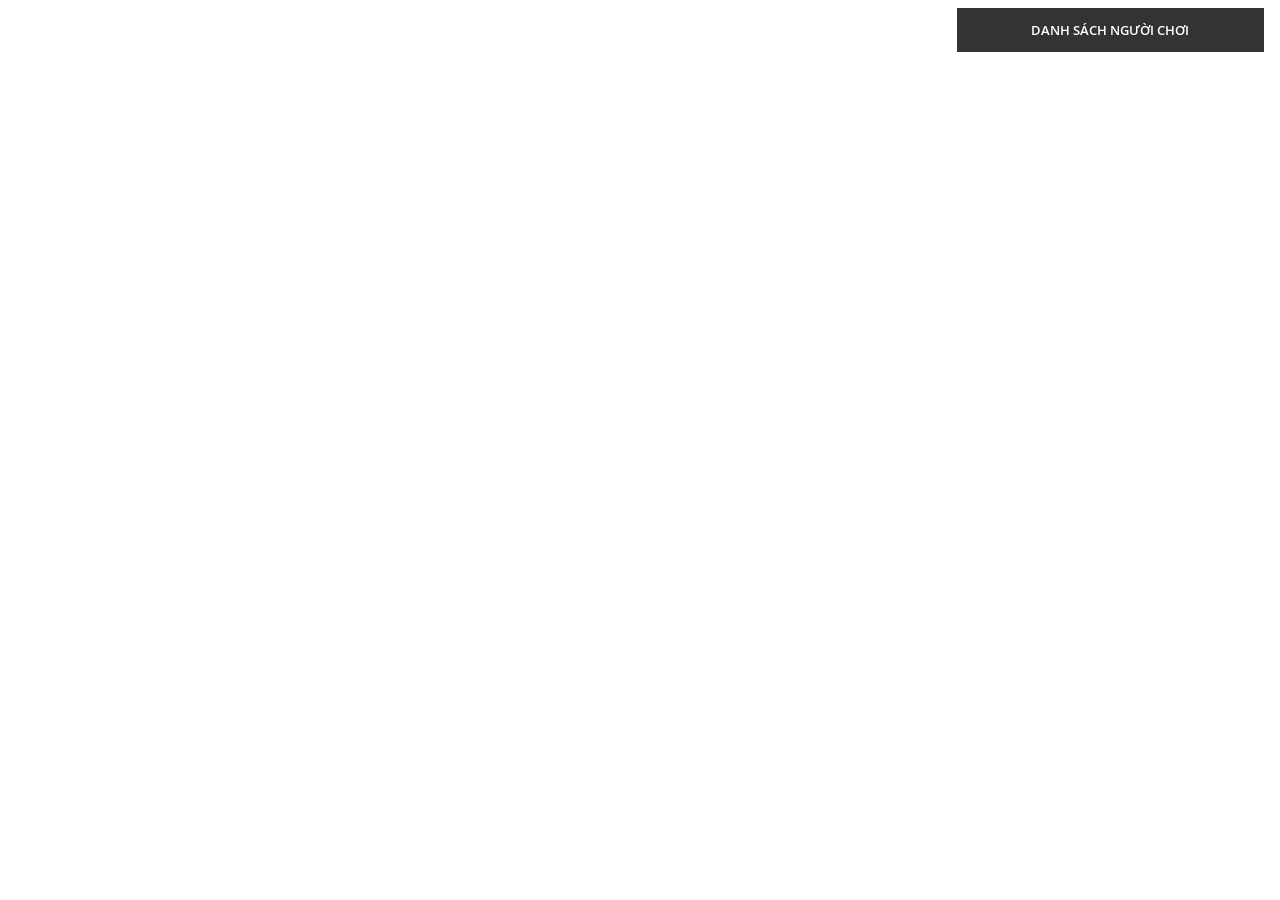
<file: client_packages/thongtin/cef/index.html>
<!-- by CommanderDonkey & ByTropical -->

<head>

<script src="https://ajax.googleapis.com/ajax/libs/jquery/3.3.1/jquery.min.js"></script>
<meta content="text/html; charset=UTF-8; X-Content-Type-Options=nosniff" http-equiv="Content-Type" />
<meta charset="UTF-8">
<link rel="stylesheet" href="style.css">
<link href="https://fonts.googleapis.com/css?family=Open+Sans:300,400,600,700,800" rel="stylesheet">
<script src="script.js"></script>

</head>

<body>
<div class="all">
<div class="title">Danh sách người chơi</div>
<ul class="scoreboard" id="scoreboard">
</ul
</div>
</body>
</file>
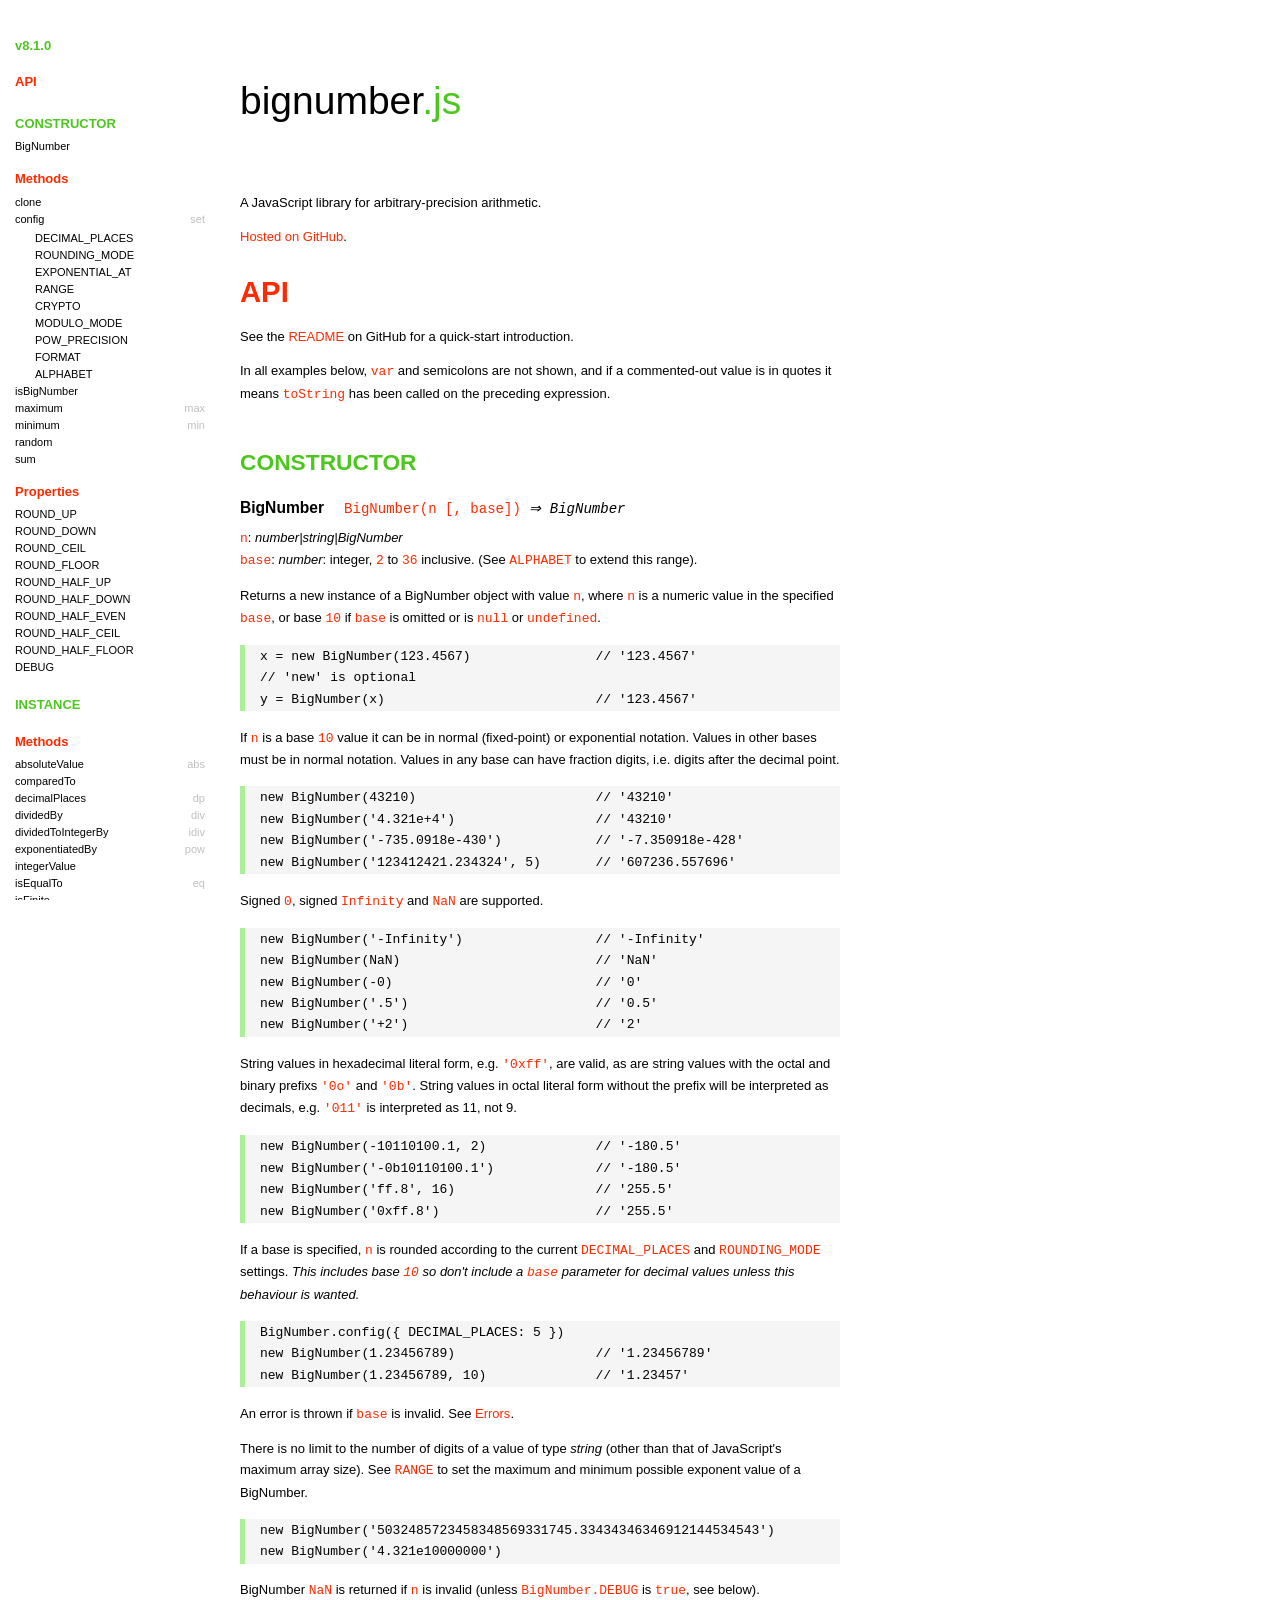
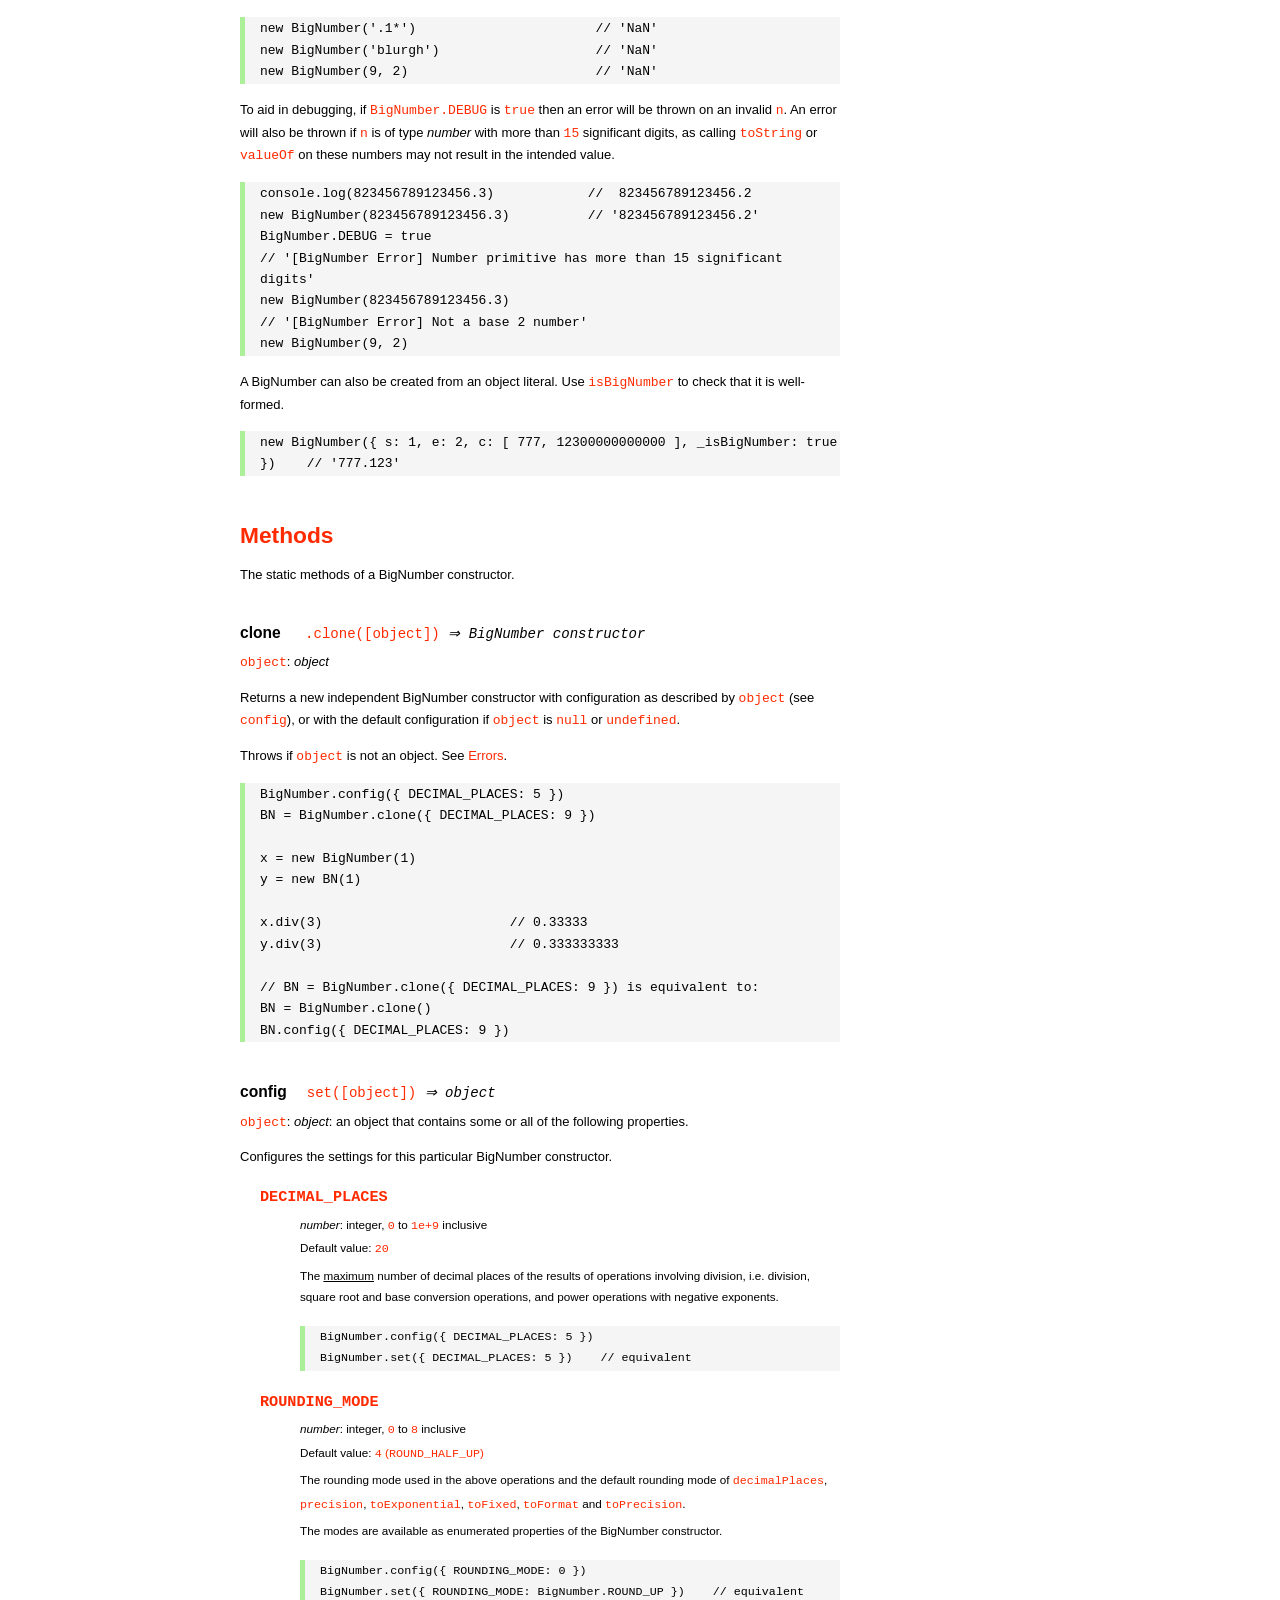
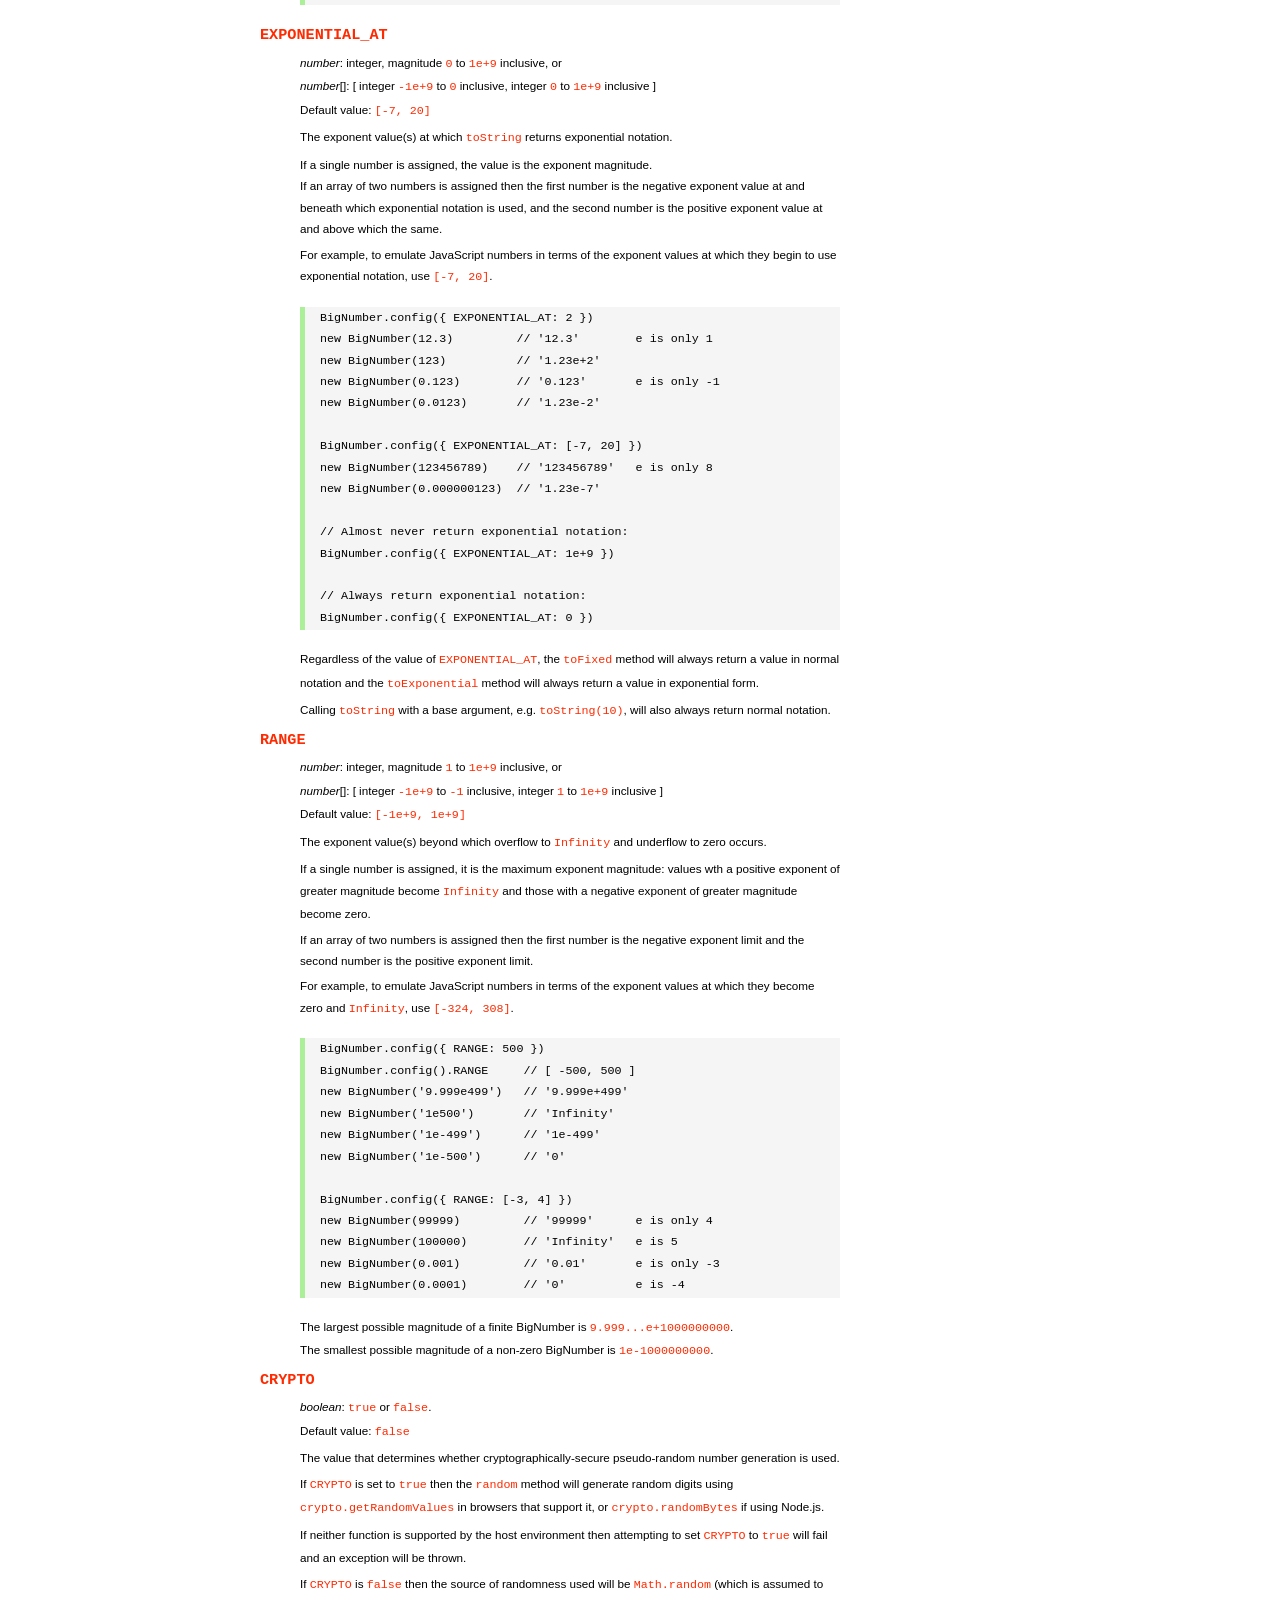
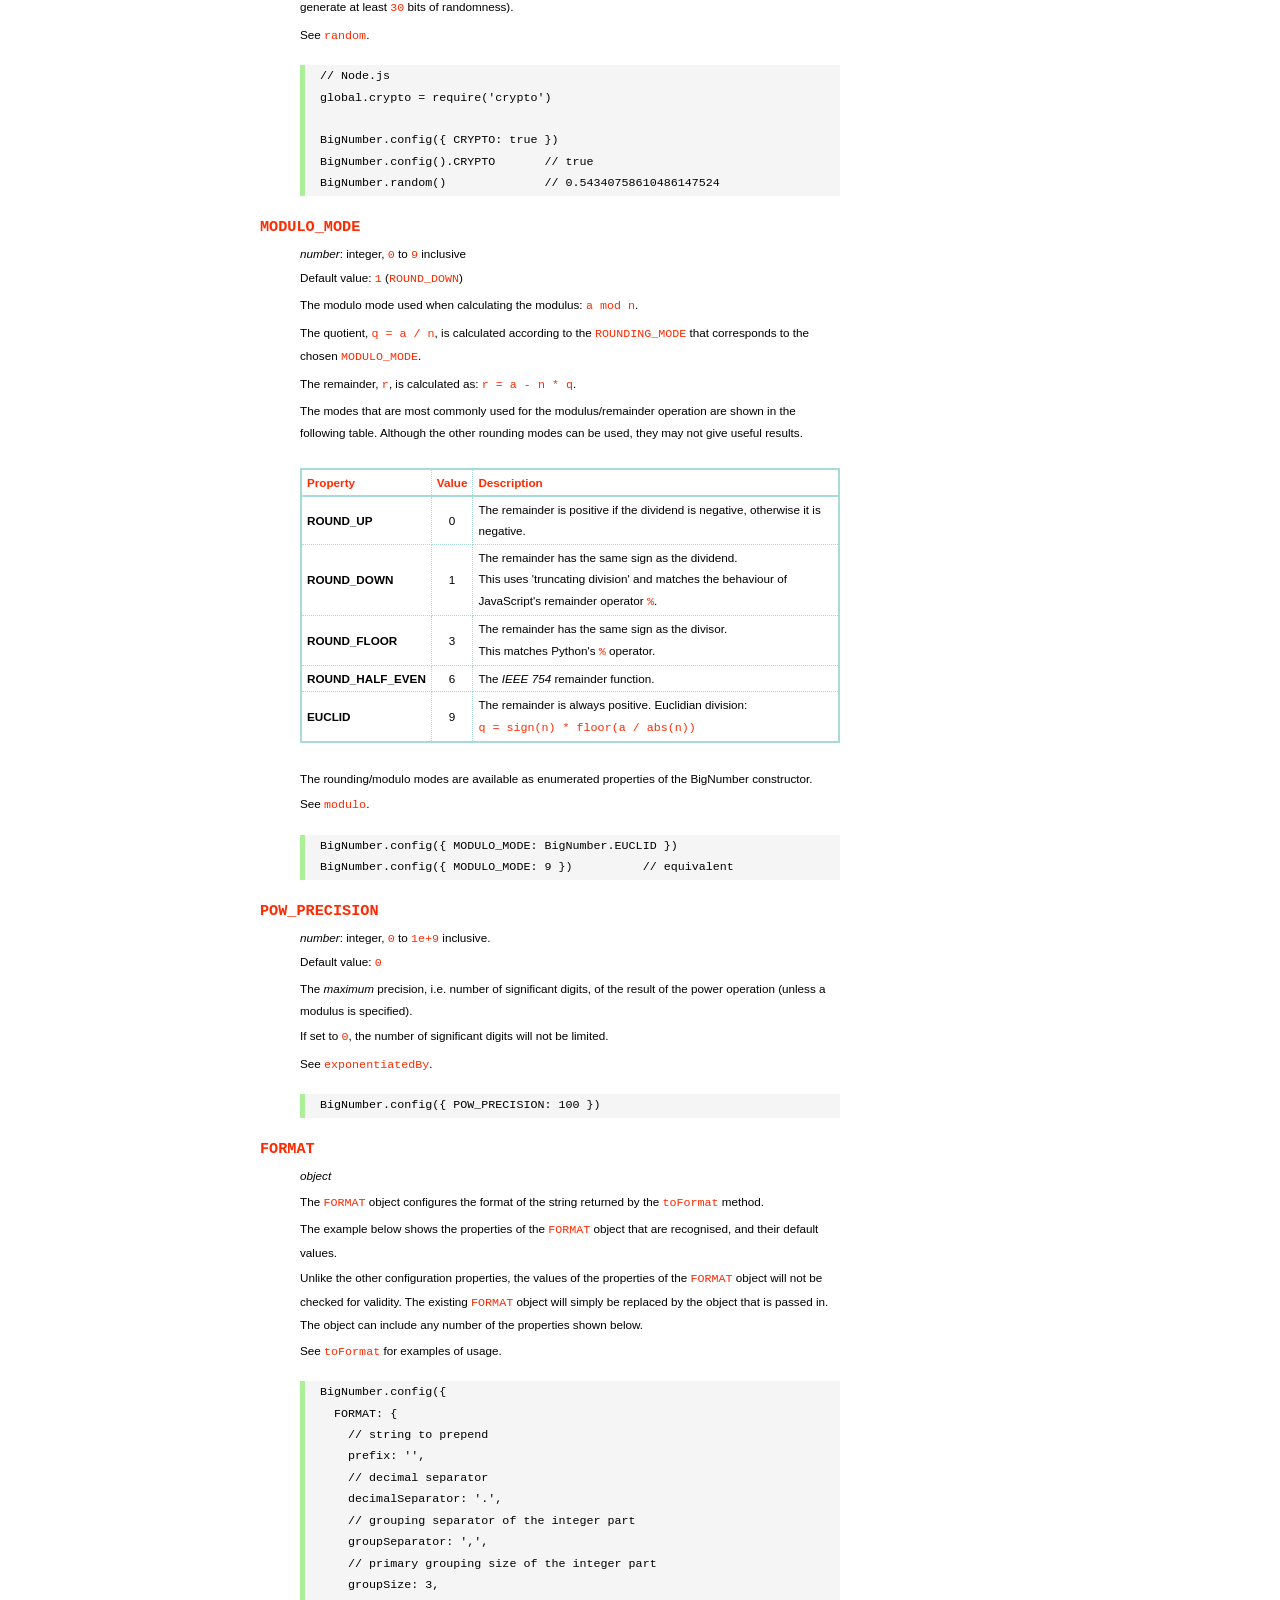
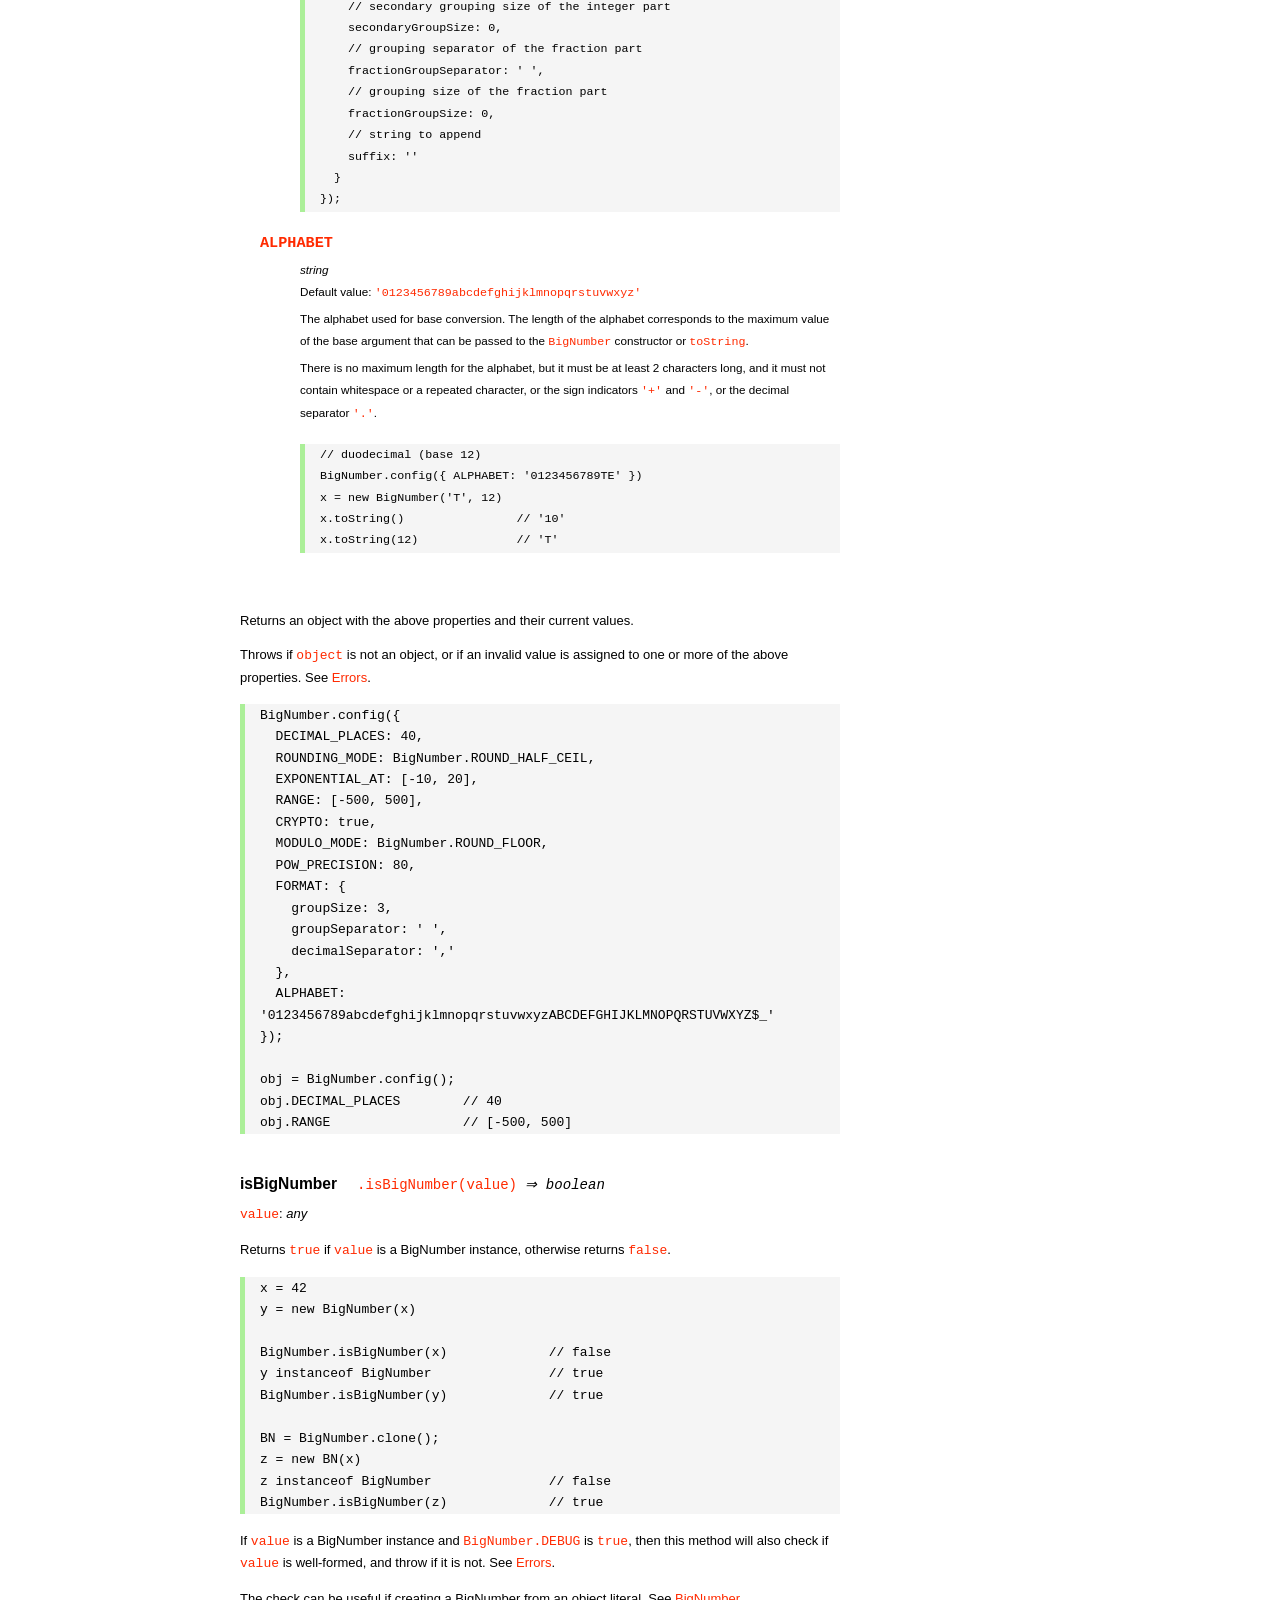
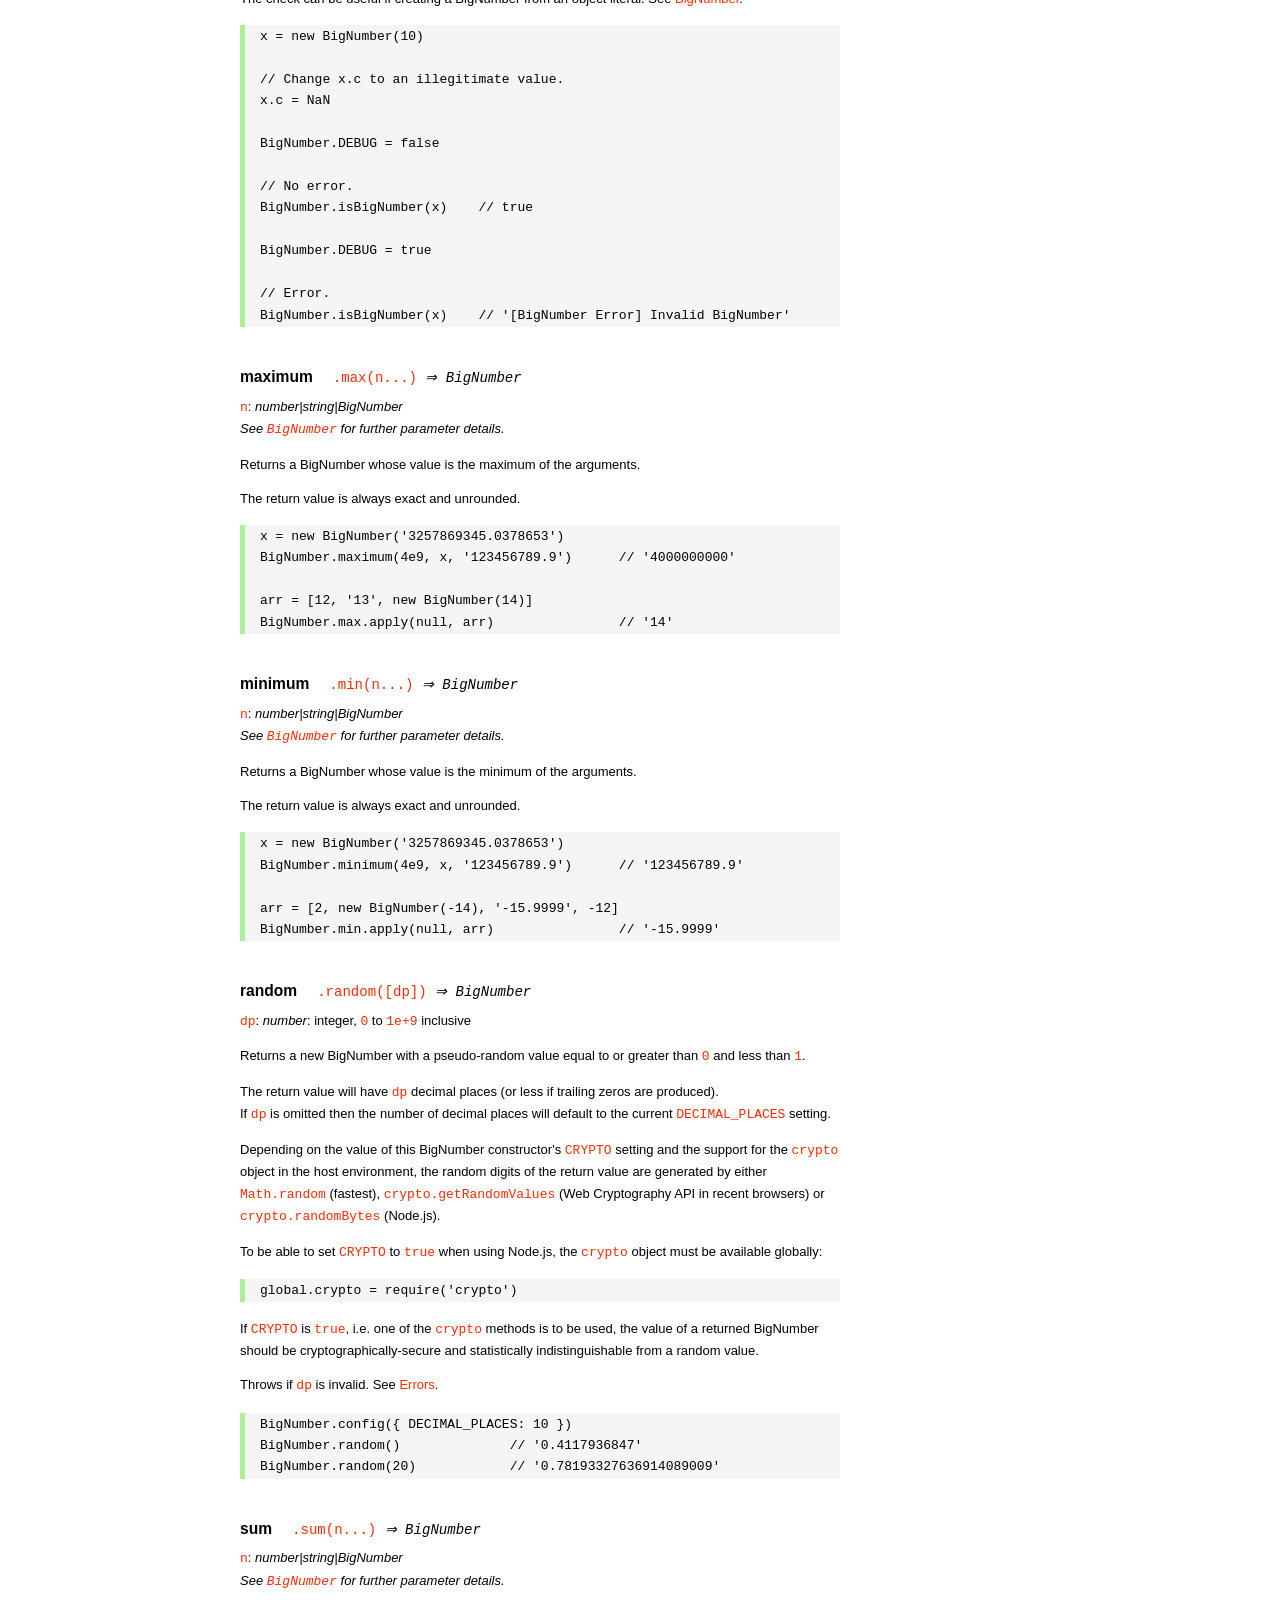
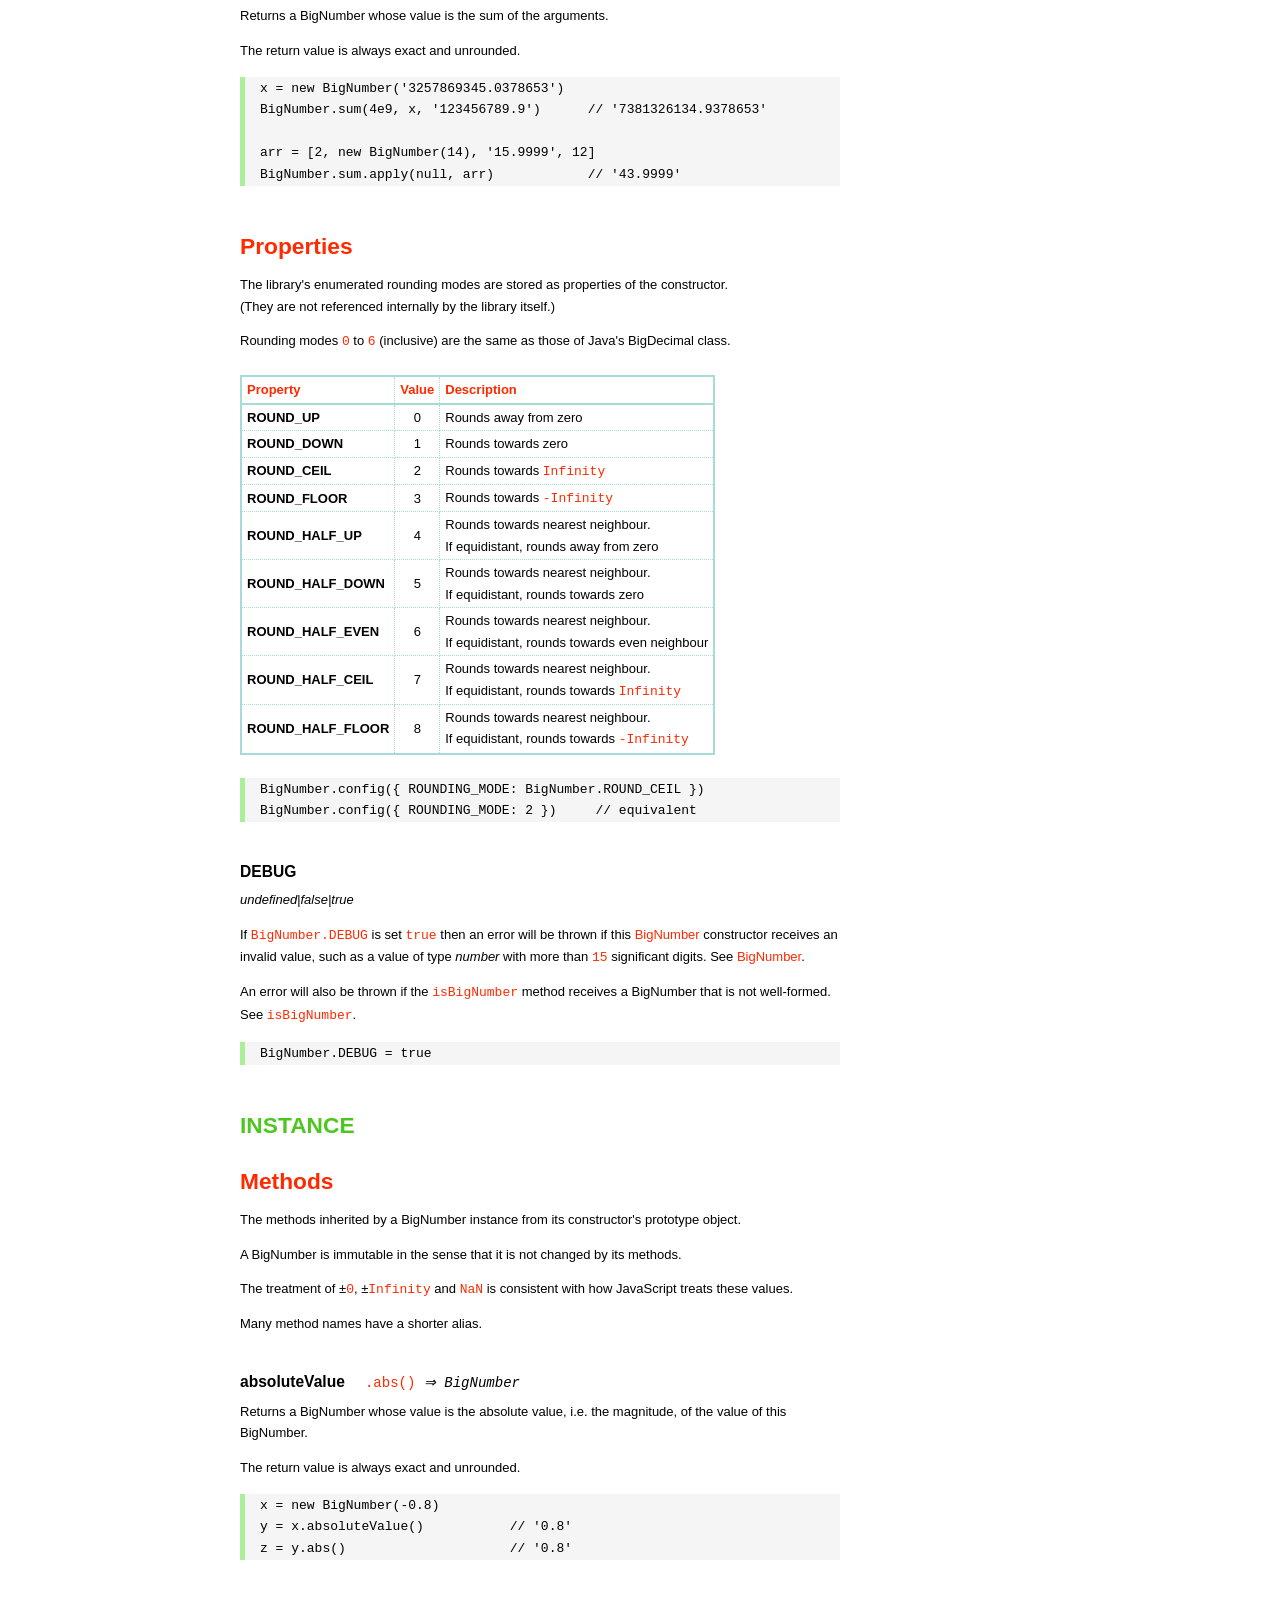
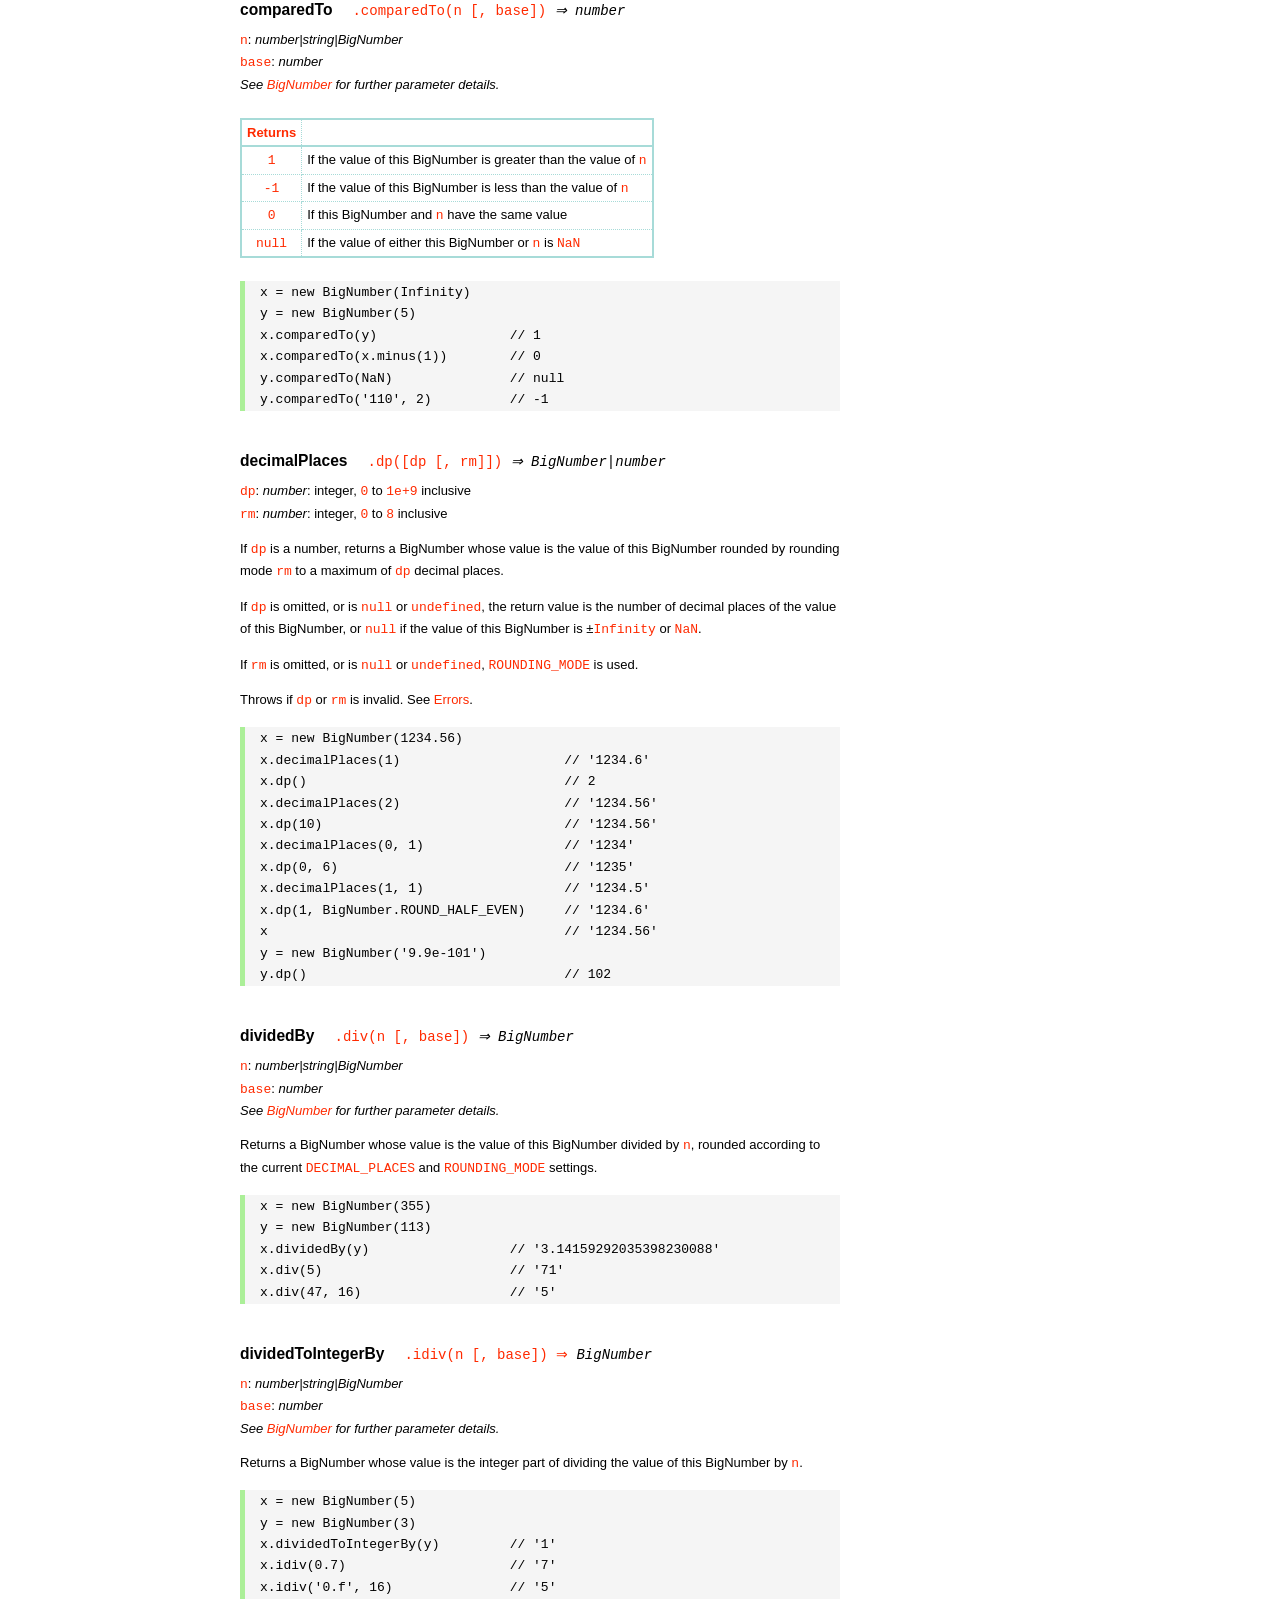
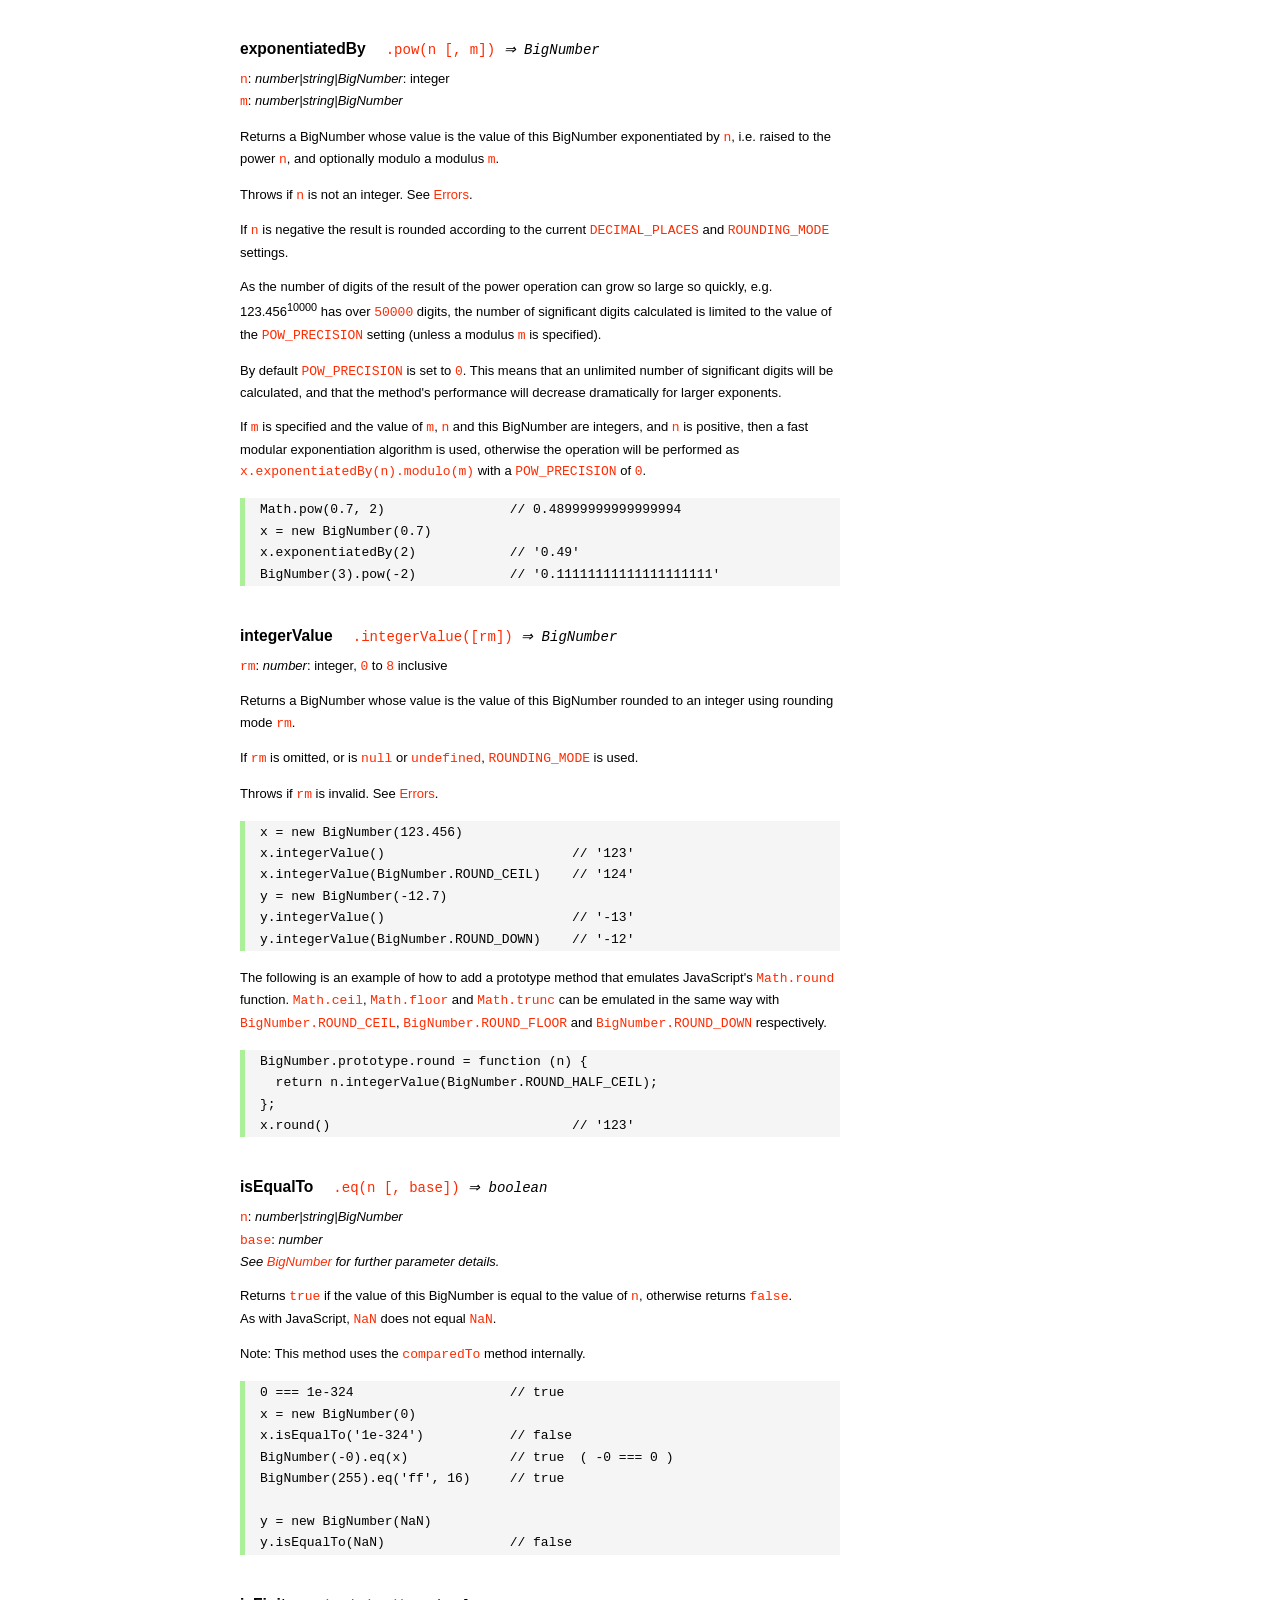
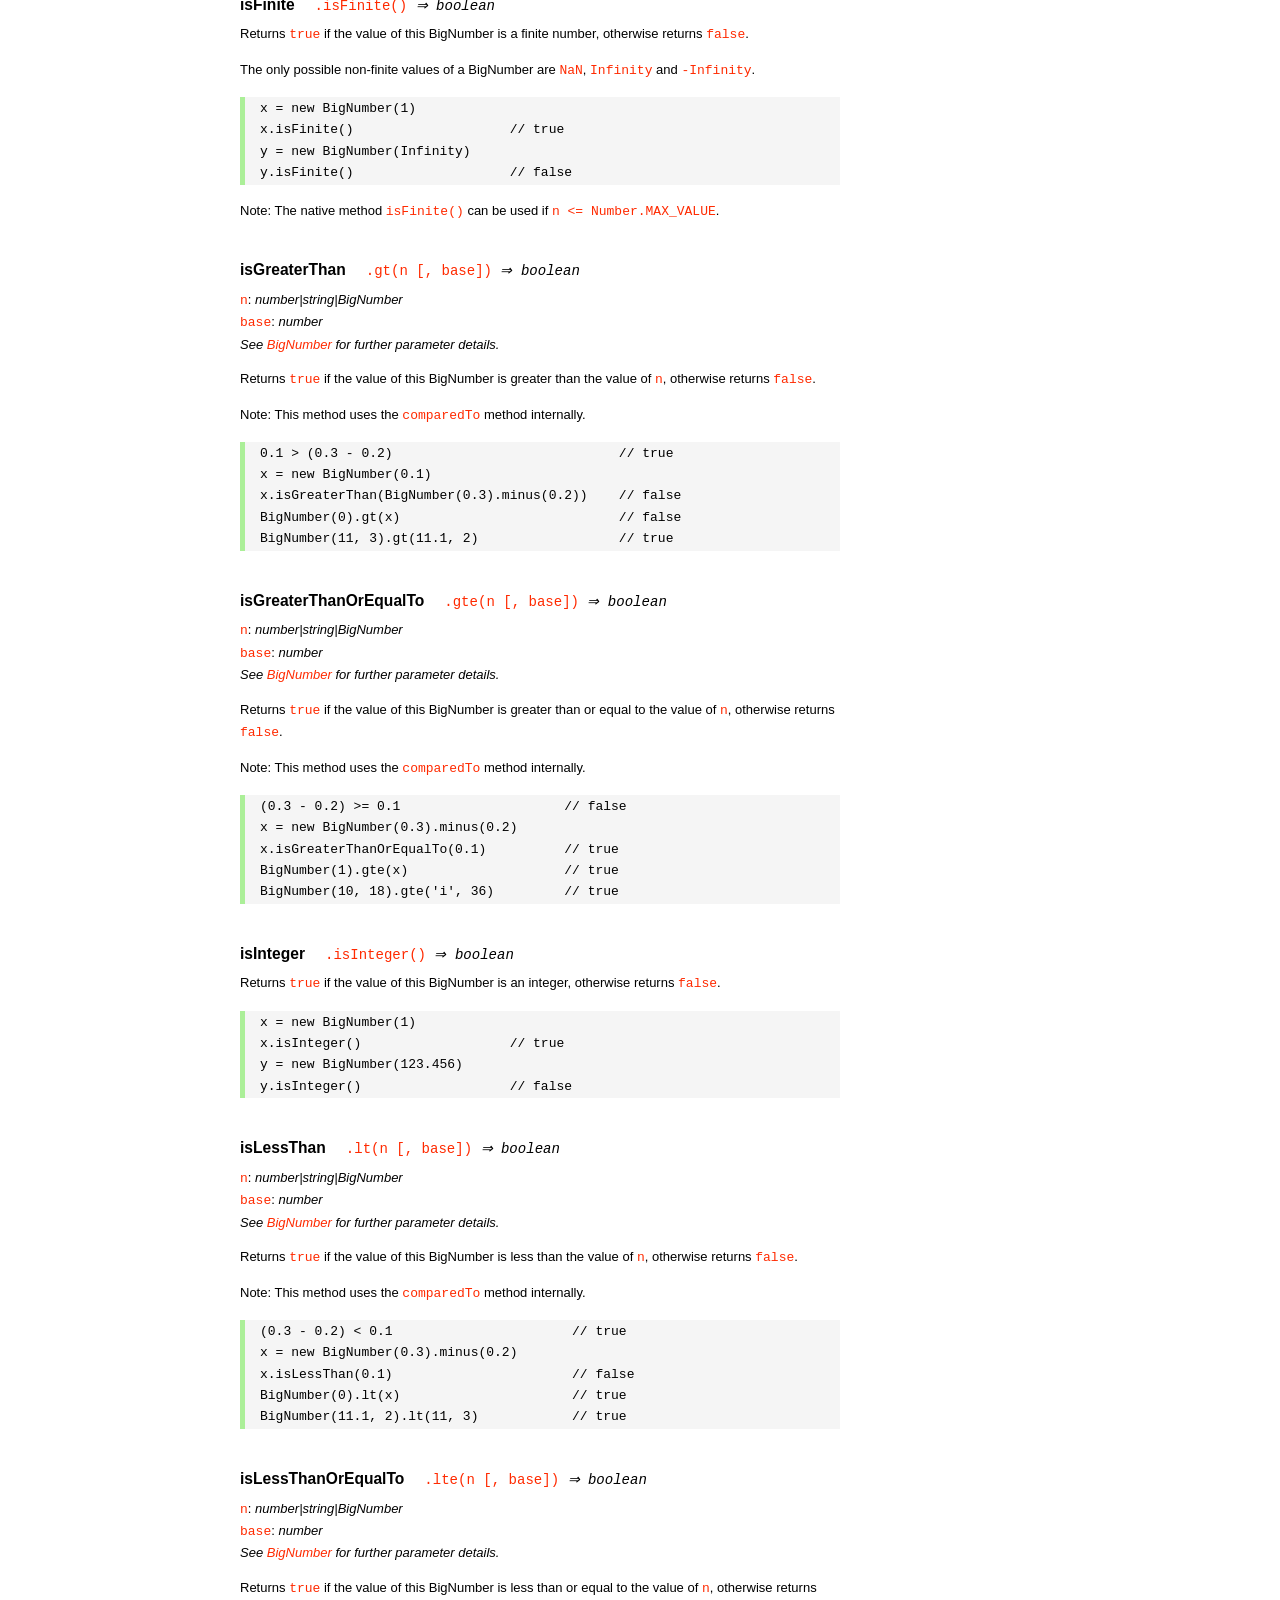
<file: node_modules/bignumber.js/doc/API.html>
<!DOCTYPE HTML>
<html>
<head>
<meta charset="utf-8">
<meta http-equiv="X-UA-Compatible" content="IE=edge">
<meta name="Author" content="M Mclaughlin">
<title>bignumber.js API</title>
<style>
html{font-size:100%}
body{background:#fff;font-family:"Helvetica Neue",Helvetica,Arial,sans-serif;font-size:13px;
  line-height:1.65em;min-height:100%;margin:0}
body,i{color:#000}
.nav{background:#fff;position:fixed;top:0;bottom:0;left:0;width:200px;overflow-y:auto;
  padding:15px 0 30px 15px}
div.container{width:600px;margin:50px 0 50px 240px}
p{margin:0 0 1em;width:600px}
pre,ul{margin:1em 0}
h1,h2,h3,h4,h5{margin:0;padding:1.5em 0 0}
h1,h2{padding:.75em 0}
h1{font:400 3em Verdana,sans-serif;color:#000;margin-bottom:1em}
h2{font-size:2.25em;color:#ff2a00}
h3{font-size:1.75em;color:#4dc71f}
h4{font-size:1.75em;color:#ff2a00;padding-bottom:.75em}
h5{font-size:1.2em;margin-bottom:.4em}
h6{font-size:1.1em;margin-bottom:0.8em;padding:0.5em 0}
dd{padding-top:.35em}
dt{padding-top:.5em}
b{font-weight:700}
dt b{font-size:1.3em}
a,a:visited{color:#ff2a00;text-decoration:none}
a:active,a:hover{outline:0;text-decoration:underline}
.nav a,.nav b,.nav a:visited{display:block;color:#ff2a00;font-weight:700; margin-top:15px}
.nav b{color:#4dc71f;margin-top:20px;cursor:default;width:auto}
ul{list-style-type:none;padding:0 0 0 20px}
.nav ul{line-height:14px;padding-left:0;margin:5px 0 0}
.nav ul a,.nav ul a:visited,span{display:inline;color:#000;font-family:Verdana,Geneva,sans-serif;
  font-size:11px;font-weight:400;margin:0}
.inset,ul.inset{margin-left:20px}
.inset{font-size:.9em}
.nav li{width:auto;margin:0 0 3px}
.alias{font-style:italic;margin-left:20px}
table{border-collapse:collapse;border-spacing:0;border:2px solid #a7dbd8;margin:1.75em 0;padding:0}
td,th{text-align:left;margin:0;padding:2px 5px;border:1px dotted #a7dbd8}
th{border-top:2px solid #a7dbd8;border-bottom:2px solid #a7dbd8;color:#ff2a00}
code,pre{font-family:Consolas, monaco, monospace;font-weight:400}
pre{background:#f5f5f5;white-space:pre-wrap;word-wrap:break-word;border-left:5px solid #abef98;
  padding:1px 0 1px 15px;margin:1.2em 0}
code,.nav-title{color:#ff2a00}
.end{margin-bottom:25px}
.centre{text-align:center}
.error-table{font-size:13px;width:100%}
#faq{margin:3em 0 0}
li span{float:right;margin-right:10px;color:#c0c0c0}
#js{font:inherit;color:#4dc71f}
</style>
</head>
<body>

  <div class="nav">

    <b>v8.1.0</b>

	<a class='nav-title' href="#">API</a>

    <b> CONSTRUCTOR </b>
    <ul>
      <li><a href="#bignumber">BigNumber</a></li>
    </ul>

    <a href="#methods">Methods</a>
    <ul>
      <li><a href="#clone">clone</a></li>
      <li><a href="#config" >config</a><span>set</span></li>
      <li>
        <ul class="inset">
          <li><a href="#decimal-places">DECIMAL_PLACES</a></li>
          <li><a href="#rounding-mode" >ROUNDING_MODE</a></li>
          <li><a href="#exponential-at">EXPONENTIAL_AT</a></li>
          <li><a href="#range"         >RANGE</a></li>
          <li><a href="#crypto"        >CRYPTO</a></li>
          <li><a href="#modulo-mode"   >MODULO_MODE</a></li>
          <li><a href="#pow-precision" >POW_PRECISION</a></li>
          <li><a href="#format"        >FORMAT</a></li>
          <li><a href="#alphabet"      >ALPHABET</a></li>
        </ul>
      </li>
      <li><a href="#isBigNumber">isBigNumber</a></li>
      <li><a href="#max"        >maximum</a><span>max</span></li>
      <li><a href="#min"        >minimum</a><span>min</span></li>
      <li><a href="#random"     >random</a></li>
      <li><a href="#sum"        >sum</a></li>
    </ul>

    <a href="#constructor-properties">Properties</a>
    <ul>
      <li><a href="#round-up"        >ROUND_UP</a></li>
      <li><a href="#round-down"      >ROUND_DOWN</a></li>
      <li><a href="#round-ceil"      >ROUND_CEIL</a></li>
      <li><a href="#round-floor"     >ROUND_FLOOR</a></li>
      <li><a href="#round-half-up"   >ROUND_HALF_UP</a></li>
      <li><a href="#round-half-down" >ROUND_HALF_DOWN</a></li>
      <li><a href="#round-half-even" >ROUND_HALF_EVEN</a></li>
      <li><a href="#round-half-ceil" >ROUND_HALF_CEIL</a></li>
      <li><a href="#round-half-floor">ROUND_HALF_FLOOR</a></li>
      <li><a href="#debug"           >DEBUG</a></li>
    </ul>

    <b> INSTANCE </b>

    <a href="#prototype-methods">Methods</a>
    <ul>
      <li><a href="#abs"    >absoluteValue         </a><span>abs</span>  </li>
      <li><a href="#cmp"    >comparedTo            </a>                  </li>
      <li><a href="#dp"     >decimalPlaces         </a><span>dp</span>   </li>
      <li><a href="#div"    >dividedBy             </a><span>div</span>  </li>
      <li><a href="#divInt" >dividedToIntegerBy    </a><span>idiv</span> </li>
      <li><a href="#pow"    >exponentiatedBy       </a><span>pow</span>  </li>
      <li><a href="#int"    >integerValue          </a>                  </li>
      <li><a href="#eq"     >isEqualTo             </a><span>eq</span>   </li>
      <li><a href="#isF"    >isFinite              </a>                  </li>
      <li><a href="#gt"     >isGreaterThan         </a><span>gt</span>   </li>
      <li><a href="#gte"    >isGreaterThanOrEqualTo</a><span>gte</span>  </li>
      <li><a href="#isInt"  >isInteger             </a>                  </li>
      <li><a href="#lt"     >isLessThan            </a><span>lt</span>   </li>
      <li><a href="#lte"    >isLessThanOrEqualTo   </a><span>lte</span>  </li>
      <li><a href="#isNaN"  >isNaN                 </a>                  </li>
      <li><a href="#isNeg"  >isNegative            </a>                  </li>
      <li><a href="#isPos"  >isPositive            </a>                  </li>
      <li><a href="#isZ"    >isZero                </a>                  </li>
      <li><a href="#minus"  >minus                 </a>                  </li>
      <li><a href="#mod"    >modulo                </a><span>mod</span>  </li>
      <li><a href="#times"  >multipliedBy          </a><span>times</span></li>
      <li><a href="#neg"    >negated               </a>                  </li>
      <li><a href="#plus"   >plus                  </a>                  </li>
      <li><a href="#sd"     >precision             </a><span>sd</span>   </li>
      <li><a href="#shift"  >shiftedBy             </a>                  </li>
      <li><a href="#sqrt"   >squareRoot            </a><span>sqrt</span> </li>
      <li><a href="#toE"    >toExponential         </a>                  </li>
      <li><a href="#toFix"  >toFixed               </a>                  </li>
      <li><a href="#toFor"  >toFormat              </a>                  </li>
      <li><a href="#toFr"   >toFraction            </a>                  </li>
      <li><a href="#toJSON" >toJSON                </a>                  </li>
      <li><a href="#toN"    >toNumber              </a>                  </li>
      <li><a href="#toP"    >toPrecision           </a>                  </li>
      <li><a href="#toS"    >toString              </a>                  </li>
      <li><a href="#valueOf">valueOf               </a>                  </li>
    </ul>

    <a href="#instance-properties">Properties</a>
    <ul>
      <li><a href="#coefficient">c: coefficient</a></li>
      <li><a href="#exponent"   >e: exponent</a></li>
      <li><a href="#sign"       >s: sign</a></li>
    </ul>

    <a href="#zero-nan-infinity">Zero, NaN &amp; Infinity</a>
    <a href="#Errors">Errors</a>
    <a href="#type-coercion">Type coercion</a>
    <a class='end' href="#faq">FAQ</a>

  </div>

  <div class="container">

    <h1>bignumber<span id='js'>.js</span></h1>

    <p>A JavaScript library for arbitrary-precision arithmetic.</p>
    <p><a href="https://github.com/MikeMcl/bignumber.js">Hosted on GitHub</a>. </p>

    <h2>API</h2>

    <p>
      See the <a href='https://github.com/MikeMcl/bignumber.js'>README</a> on GitHub for a
      quick-start introduction.
    </p>
    <p>
      In all examples below, <code>var</code> and semicolons are not shown, and if a commented-out
      value is in quotes it means <code>toString</code> has been called on the preceding expression.
    </p>


    <h3>CONSTRUCTOR</h3>


    <h5 id="bignumber">
      BigNumber<code class='inset'>BigNumber(n [, base]) <i>&rArr; BigNumber</i></code>
    </h5>
    <p>
      <code>n</code>: <i>number|string|BigNumber</i><br />
      <code>base</code>: <i>number</i>: integer, <code>2</code> to <code>36</code> inclusive. (See
      <a href='#alphabet'><code>ALPHABET</code></a> to extend this range).
    </p>
    <p>
      Returns a new instance of a BigNumber object with value <code>n</code>, where <code>n</code>
      is a numeric value in the specified <code>base</code>, or base <code>10</code> if
      <code>base</code> is omitted or is <code>null</code> or <code>undefined</code>.
    </p>
    <pre>
x = new BigNumber(123.4567)                // '123.4567'
// 'new' is optional
y = BigNumber(x)                           // '123.4567'</pre>
    <p>
      If <code>n</code> is a base <code>10</code> value it can be in normal (fixed-point) or
      exponential notation. Values in other bases must be in normal notation. Values in any base can
      have fraction digits, i.e. digits after the decimal point.
    </p>
    <pre>
new BigNumber(43210)                       // '43210'
new BigNumber('4.321e+4')                  // '43210'
new BigNumber('-735.0918e-430')            // '-7.350918e-428'
new BigNumber('123412421.234324', 5)       // '607236.557696'</pre>
    <p>
      Signed <code>0</code>, signed <code>Infinity</code> and <code>NaN</code> are supported.
    </p>
    <pre>
new BigNumber('-Infinity')                 // '-Infinity'
new BigNumber(NaN)                         // 'NaN'
new BigNumber(-0)                          // '0'
new BigNumber('.5')                        // '0.5'
new BigNumber('+2')                        // '2'</pre>
    <p>
      String values in hexadecimal literal form, e.g. <code>'0xff'</code>, are valid, as are
      string values with the octal and binary prefixs <code>'0o'</code> and <code>'0b'</code>.
      String values in octal literal form without the prefix will be interpreted as
      decimals, e.g. <code>'011'</code> is interpreted as 11, not 9.
    </p>
    <pre>
new BigNumber(-10110100.1, 2)              // '-180.5'
new BigNumber('-0b10110100.1')             // '-180.5'
new BigNumber('ff.8', 16)                  // '255.5'
new BigNumber('0xff.8')                    // '255.5'</pre>
    <p>
      If a base is specified, <code>n</code> is rounded according to the current
      <a href='#decimal-places'><code>DECIMAL_PLACES</code></a> and
      <a href='#rounding-mode'><code>ROUNDING_MODE</code></a> settings. <em>This includes base
      <code>10</code> so don't include a <code>base</code> parameter for decimal values unless
      this behaviour is wanted.</em>
    </p>
    <pre>BigNumber.config({ DECIMAL_PLACES: 5 })
new BigNumber(1.23456789)                  // '1.23456789'
new BigNumber(1.23456789, 10)              // '1.23457'</pre>
    <p>An error is thrown if <code>base</code> is invalid. See <a href='#Errors'>Errors</a>.</p>
    <p>
      There is no limit to the number of digits of a value of type <em>string</em> (other than
      that of JavaScript's maximum array size). See <a href='#range'><code>RANGE</code></a> to set
      the maximum and minimum possible exponent value of a BigNumber.
    </p>
    <pre>
new BigNumber('5032485723458348569331745.33434346346912144534543')
new BigNumber('4.321e10000000')</pre>
    <p>BigNumber <code>NaN</code> is returned if <code>n</code> is invalid
    (unless <code>BigNumber.DEBUG</code> is <code>true</code>, see below).</p>
    <pre>
new BigNumber('.1*')                       // 'NaN'
new BigNumber('blurgh')                    // 'NaN'
new BigNumber(9, 2)                        // 'NaN'</pre>
    <p>
      To aid in debugging, if <code>BigNumber.DEBUG</code> is <code>true</code> then an error will
      be thrown on an invalid <code>n</code>. An error will also be thrown if <code>n</code> is of
      type <em>number</em> with more than <code>15</code> significant digits, as calling
      <code><a href='#toS'>toString</a></code> or <code><a href='#valueOf'>valueOf</a></code> on
      these numbers may not result in the intended value.
    </p>
      <pre>
console.log(823456789123456.3)            //  823456789123456.2
new BigNumber(823456789123456.3)          // '823456789123456.2'
BigNumber.DEBUG = true
// '[BigNumber Error] Number primitive has more than 15 significant digits'
new BigNumber(823456789123456.3)
// '[BigNumber Error] Not a base 2 number'
new BigNumber(9, 2)</pre>
    <p>
      A BigNumber can also be created from an object literal.
      Use <code><a href='#isBigNumber'>isBigNumber</a></code> to check that it is well-formed.
    </p>
    <pre>new BigNumber({ s: 1, e: 2, c: [ 777, 12300000000000 ], _isBigNumber: true })    // '777.123'</pre>




    <h4 id="methods">Methods</h4>
     <p>The static methods of a BigNumber constructor.</p>




    <h5 id="clone">clone
      <code class='inset'>.clone([object]) <i>&rArr; BigNumber constructor</i></code>
    </h5>
    <p><code>object</code>: <i>object</i></p>
    <p>
      Returns a new independent BigNumber constructor with configuration as described by
      <code>object</code> (see <a href='#config'><code>config</code></a>), or with the default
      configuration if <code>object</code> is <code>null</code> or <code>undefined</code>.
    </p>
    <p>
      Throws if <code>object</code> is not an object. See <a href='#Errors'>Errors</a>.
    </p>
    <pre>BigNumber.config({ DECIMAL_PLACES: 5 })
BN = BigNumber.clone({ DECIMAL_PLACES: 9 })

x = new BigNumber(1)
y = new BN(1)

x.div(3)                        // 0.33333
y.div(3)                        // 0.333333333

// BN = BigNumber.clone({ DECIMAL_PLACES: 9 }) is equivalent to:
BN = BigNumber.clone()
BN.config({ DECIMAL_PLACES: 9 })</pre>



    <h5 id="config">config<code class='inset'>set([object]) <i>&rArr; object</i></code></h5>
    <p>
      <code>object</code>: <i>object</i>: an object that contains some or all of the following
      properties.
    </p>
    <p>Configures the settings for this particular BigNumber constructor.</p>

    <dl class='inset'>
      <dt id="decimal-places"><code><b>DECIMAL_PLACES</b></code></dt>
      <dd>
        <i>number</i>: integer, <code>0</code> to <code>1e+9</code> inclusive<br />
        Default value: <code>20</code>
      </dd>
      <dd>
        The <u>maximum</u> number of decimal places of the results of operations involving
        division, i.e. division, square root and base conversion operations, and power
        operations with negative exponents.<br />
      </dd>
      <dd>
      <pre>BigNumber.config({ DECIMAL_PLACES: 5 })
BigNumber.set({ DECIMAL_PLACES: 5 })    // equivalent</pre>
      </dd>



      <dt id="rounding-mode"><code><b>ROUNDING_MODE</b></code></dt>
      <dd>
        <i>number</i>: integer, <code>0</code> to <code>8</code> inclusive<br />
        Default value: <code>4</code> <a href="#round-half-up">(<code>ROUND_HALF_UP</code>)</a>
      </dd>
      <dd>
        The rounding mode used in the above operations and the default rounding mode of
        <a href='#dp'><code>decimalPlaces</code></a>,
        <a href='#sd'><code>precision</code></a>,
        <a href='#toE'><code>toExponential</code></a>,
        <a href='#toFix'><code>toFixed</code></a>,
        <a href='#toFor'><code>toFormat</code></a> and
        <a href='#toP'><code>toPrecision</code></a>.
      </dd>
      <dd>The modes are available as enumerated properties of the BigNumber constructor.</dd>
       <dd>
      <pre>BigNumber.config({ ROUNDING_MODE: 0 })
BigNumber.set({ ROUNDING_MODE: BigNumber.ROUND_UP })    // equivalent</pre>
        </dd>



      <dt id="exponential-at"><code><b>EXPONENTIAL_AT</b></code></dt>
      <dd>
        <i>number</i>: integer, magnitude <code>0</code> to <code>1e+9</code> inclusive, or
        <br />
        <i>number</i>[]: [ integer <code>-1e+9</code> to <code>0</code> inclusive, integer
        <code>0</code> to <code>1e+9</code> inclusive ]<br />
        Default value: <code>[-7, 20]</code>
      </dd>
      <dd>
        The exponent value(s) at which <code>toString</code> returns exponential notation.
      </dd>
      <dd>
        If a single number is assigned, the value is the exponent magnitude.<br />
        If an array of two numbers is assigned then the first number is the negative exponent
        value at and beneath which exponential notation is used, and the second number is the
        positive exponent value at and above which the same.
      </dd>
      <dd>
        For example, to emulate JavaScript numbers in terms of the exponent values at which they
        begin to use exponential notation, use <code>[-7, 20]</code>.
      </dd>
      <dd>
      <pre>BigNumber.config({ EXPONENTIAL_AT: 2 })
new BigNumber(12.3)         // '12.3'        e is only 1
new BigNumber(123)          // '1.23e+2'
new BigNumber(0.123)        // '0.123'       e is only -1
new BigNumber(0.0123)       // '1.23e-2'

BigNumber.config({ EXPONENTIAL_AT: [-7, 20] })
new BigNumber(123456789)    // '123456789'   e is only 8
new BigNumber(0.000000123)  // '1.23e-7'

// Almost never return exponential notation:
BigNumber.config({ EXPONENTIAL_AT: 1e+9 })

// Always return exponential notation:
BigNumber.config({ EXPONENTIAL_AT: 0 })</pre>
      </dd>
      <dd>
        Regardless of the value of <code>EXPONENTIAL_AT</code>, the <code>toFixed</code> method
        will always return a value in normal notation and the <code>toExponential</code> method
        will always return a value in exponential form.
      </dd>
      <dd>
        Calling <code>toString</code> with a base argument, e.g. <code>toString(10)</code>, will
        also always return normal notation.
      </dd>



      <dt id="range"><code><b>RANGE</b></code></dt>
      <dd>
        <i>number</i>: integer, magnitude <code>1</code> to <code>1e+9</code> inclusive, or
        <br />
        <i>number</i>[]: [ integer <code>-1e+9</code> to <code>-1</code> inclusive, integer
        <code>1</code> to <code>1e+9</code> inclusive ]<br />
        Default value: <code>[-1e+9, 1e+9]</code>
      </dd>
      <dd>
        The exponent value(s) beyond which overflow to <code>Infinity</code> and underflow to
        zero occurs.
      </dd>
      <dd>
        If a single number is assigned, it is the maximum exponent magnitude: values wth a
        positive exponent of greater magnitude become <code>Infinity</code> and those with a
        negative exponent of greater magnitude become zero.
      <dd>
        If an array of two numbers is assigned then the first number is the negative exponent
        limit and the second number is the positive exponent limit.
      </dd>
      <dd>
        For example, to emulate JavaScript numbers in terms of the exponent values at which they
        become zero and <code>Infinity</code>, use <code>[-324, 308]</code>.
      </dd>
      <dd>
      <pre>BigNumber.config({ RANGE: 500 })
BigNumber.config().RANGE     // [ -500, 500 ]
new BigNumber('9.999e499')   // '9.999e+499'
new BigNumber('1e500')       // 'Infinity'
new BigNumber('1e-499')      // '1e-499'
new BigNumber('1e-500')      // '0'

BigNumber.config({ RANGE: [-3, 4] })
new BigNumber(99999)         // '99999'      e is only 4
new BigNumber(100000)        // 'Infinity'   e is 5
new BigNumber(0.001)         // '0.01'       e is only -3
new BigNumber(0.0001)        // '0'          e is -4</pre>
      </dd>
      <dd>
        The largest possible magnitude of a finite BigNumber is
        <code>9.999...e+1000000000</code>.<br />
        The smallest possible magnitude of a non-zero BigNumber is <code>1e-1000000000</code>.
      </dd>



      <dt id="crypto"><code><b>CRYPTO</b></code></dt>
      <dd>
        <i>boolean</i>: <code>true</code> or <code>false</code>.<br />
        Default value: <code>false</code>
      </dd>
      <dd>
        The value that determines whether cryptographically-secure pseudo-random number
        generation is used.
      </dd>
      <dd>
        If <code>CRYPTO</code> is set to <code>true</code> then the
        <a href='#random'><code>random</code></a> method will generate random digits using
        <code>crypto.getRandomValues</code> in browsers that support it, or
        <code>crypto.randomBytes</code> if using Node.js.
      </dd>
      <dd>
        If neither function is supported by the host environment then attempting to set
        <code>CRYPTO</code> to <code>true</code> will fail and an exception will be thrown.
      </dd>
      <dd>
        If <code>CRYPTO</code> is <code>false</code> then the source of randomness used will be
        <code>Math.random</code> (which is assumed to generate at least <code>30</code> bits of
        randomness).
      </dd>
      <dd>See <a href='#random'><code>random</code></a>.</dd>
      <dd>
      <pre>
// Node.js
global.crypto = require('crypto')

BigNumber.config({ CRYPTO: true })
BigNumber.config().CRYPTO       // true
BigNumber.random()              // 0.54340758610486147524</pre>
      </dd>



      <dt id="modulo-mode"><code><b>MODULO_MODE</b></code></dt>
      <dd>
        <i>number</i>: integer, <code>0</code> to <code>9</code> inclusive<br />
        Default value: <code>1</code> (<a href="#round-down"><code>ROUND_DOWN</code></a>)
      </dd>
      <dd>The modulo mode used when calculating the modulus: <code>a mod n</code>.</dd>
      <dd>
        The quotient, <code>q = a / n</code>, is calculated according to the
        <a href='#rounding-mode'><code>ROUNDING_MODE</code></a> that corresponds to the chosen
        <code>MODULO_MODE</code>.
      </dd>
      <dd>The remainder, <code>r</code>, is calculated as: <code>r = a - n * q</code>.</dd>
      <dd>
        The modes that are most commonly used for the modulus/remainder operation are shown in
        the following table. Although the other rounding modes can be used, they may not give
        useful results.
      </dd>
      <dd>
        <table>
          <tr><th>Property</th><th>Value</th><th>Description</th></tr>
          <tr>
            <td><b>ROUND_UP</b></td><td class='centre'>0</td>
            <td>
              The remainder is positive if the dividend is negative, otherwise it is negative.
            </td>
          </tr>
          <tr>
            <td><b>ROUND_DOWN</b></td><td class='centre'>1</td>
            <td>
              The remainder has the same sign as the dividend.<br />
              This uses 'truncating division' and matches the behaviour of JavaScript's
              remainder operator <code>%</code>.
            </td>
          </tr>
          <tr>
            <td><b>ROUND_FLOOR</b></td><td class='centre'>3</td>
            <td>
              The remainder has the same sign as the divisor.<br />
              This matches Python's <code>%</code> operator.
            </td>
          </tr>
          <tr>
            <td><b>ROUND_HALF_EVEN</b></td><td class='centre'>6</td>
            <td>The <i>IEEE 754</i> remainder function.</td>
          </tr>
           <tr>
             <td><b>EUCLID</b></td><td class='centre'>9</td>
             <td>
               The remainder is always positive. Euclidian division: <br />
               <code>q = sign(n) * floor(a / abs(n))</code>
             </td>
           </tr>
        </table>
      </dd>
      <dd>
        The rounding/modulo modes are available as enumerated properties of the BigNumber
        constructor.
      </dd>
      <dd>See <a href='#mod'><code>modulo</code></a>.</dd>
      <dd>
        <pre>BigNumber.config({ MODULO_MODE: BigNumber.EUCLID })
BigNumber.config({ MODULO_MODE: 9 })          // equivalent</pre>
      </dd>



      <dt id="pow-precision"><code><b>POW_PRECISION</b></code></dt>
      <dd>
        <i>number</i>: integer, <code>0</code> to <code>1e+9</code> inclusive.<br />
        Default value: <code>0</code>
      </dd>
      <dd>
        The <i>maximum</i> precision, i.e. number of significant digits, of the result of the power
        operation (unless a modulus is specified).
      </dd>
      <dd>If set to <code>0</code>, the number of significant digits will not be limited.</dd>
      <dd>See <a href='#pow'><code>exponentiatedBy</code></a>.</dd>
      <dd><pre>BigNumber.config({ POW_PRECISION: 100 })</pre></dd>



      <dt id="format"><code><b>FORMAT</b></code></dt>
      <dd><i>object</i></dd>
      <dd>
        The <code>FORMAT</code> object configures the format of the string returned by the
        <a href='#toFor'><code>toFormat</code></a> method.
      </dd>
      <dd>
        The example below shows the properties of the <code>FORMAT</code> object that are
        recognised, and their default values.
      </dd>
      <dd>
         Unlike the other configuration properties, the values of the properties of the
         <code>FORMAT</code> object will not be checked for validity. The existing
         <code>FORMAT</code> object will simply be replaced by the object that is passed in.
         The object can include any number of the properties shown below.
      </dd>
      <dd>See <a href='#toFor'><code>toFormat</code></a> for examples of usage.</dd>
      <dd>
      <pre>
BigNumber.config({
  FORMAT: {
    // string to prepend
    prefix: '',
    // decimal separator
    decimalSeparator: '.',
    // grouping separator of the integer part
    groupSeparator: ',',
    // primary grouping size of the integer part
    groupSize: 3,
    // secondary grouping size of the integer part
    secondaryGroupSize: 0,
    // grouping separator of the fraction part
    fractionGroupSeparator: ' ',
    // grouping size of the fraction part
    fractionGroupSize: 0,
    // string to append
    suffix: ''
  }
});</pre>
      </dd>



      <dt id="alphabet"><code><b>ALPHABET</b></code></dt>
      <dd>
        <i>string</i><br />
        Default value: <code>'0123456789abcdefghijklmnopqrstuvwxyz'</code>
      </dd>
      <dd>
        The alphabet used for base conversion. The length of the alphabet corresponds to the
        maximum value of the base argument that can be passed to the
        <a href='#bignumber'><code>BigNumber</code></a> constructor or
        <a href='#toS'><code>toString</code></a>.
      </dd>
      <dd>
        There is no maximum length for the alphabet, but it must be at least 2 characters long, and
        it must not contain whitespace or a repeated character, or the sign indicators
        <code>'+'</code> and <code>'-'</code>, or the decimal separator <code>'.'</code>.
      </dd>
      <dd>
        <pre>// duodecimal (base 12)
BigNumber.config({ ALPHABET: '0123456789TE' })
x = new BigNumber('T', 12)
x.toString()                // '10'
x.toString(12)              // 'T'</pre>
      </dd>



    </dl>
    <br /><br />
    <p>Returns an object with the above properties and their current values.</p>
    <p>
      Throws if <code>object</code> is not an object, or if an invalid value is assigned to
      one or more of the above properties. See <a href='#Errors'>Errors</a>.
    </p>
    <pre>
BigNumber.config({
  DECIMAL_PLACES: 40,
  ROUNDING_MODE: BigNumber.ROUND_HALF_CEIL,
  EXPONENTIAL_AT: [-10, 20],
  RANGE: [-500, 500],
  CRYPTO: true,
  MODULO_MODE: BigNumber.ROUND_FLOOR,
  POW_PRECISION: 80,
  FORMAT: {
    groupSize: 3,
    groupSeparator: ' ',
    decimalSeparator: ','
  },
  ALPHABET: '0123456789abcdefghijklmnopqrstuvwxyzABCDEFGHIJKLMNOPQRSTUVWXYZ$_'
});

obj = BigNumber.config();
obj.DECIMAL_PLACES        // 40
obj.RANGE                 // [-500, 500]</pre>



    <h5 id="isBigNumber">
      isBigNumber<code class='inset'>.isBigNumber(value) <i>&rArr; boolean</i></code>
    </h5>
    <p><code>value</code>: <i>any</i><br /></p>
    <p>
      Returns <code>true</code> if <code>value</code> is a BigNumber instance, otherwise returns
      <code>false</code>.
    </p>
    <pre>x = 42
y = new BigNumber(x)

BigNumber.isBigNumber(x)             // false
y instanceof BigNumber               // true
BigNumber.isBigNumber(y)             // true

BN = BigNumber.clone();
z = new BN(x)
z instanceof BigNumber               // false
BigNumber.isBigNumber(z)             // true</pre>
    <p>
      If <code>value</code> is a BigNumber instance and <code>BigNumber.DEBUG</code> is <code>true</code>,
      then this method will also check if <code>value</code> is well-formed, and throw if it is not.
      See <a href='#Errors'>Errors</a>.
    </p>
    <p>
      The check can be useful if creating a BigNumber from an object literal.
      See <a href='#bignumber'>BigNumber</a>.
    </p>
    <pre>
x = new BigNumber(10)

// Change x.c to an illegitimate value.
x.c = NaN

BigNumber.DEBUG = false

// No error.
BigNumber.isBigNumber(x)    // true

BigNumber.DEBUG = true

// Error.
BigNumber.isBigNumber(x)    // '[BigNumber Error] Invalid BigNumber'</pre>



    <h5 id="max">maximum<code class='inset'>.max(n...) <i>&rArr; BigNumber</i></code></h5>
    <p>
      <code>n</code>: <i>number|string|BigNumber</i><br />
      <i>See <code><a href="#bignumber">BigNumber</a></code> for further parameter details.</i>
    </p>
    <p>
      Returns a BigNumber whose value is the maximum of the arguments.
    </p>
    <p>The return value is always exact and unrounded.</p>
    <pre>x = new BigNumber('3257869345.0378653')
BigNumber.maximum(4e9, x, '123456789.9')      // '4000000000'

arr = [12, '13', new BigNumber(14)]
BigNumber.max.apply(null, arr)                // '14'</pre>



    <h5 id="min">minimum<code class='inset'>.min(n...) <i>&rArr; BigNumber</i></code></h5>
    <p>
      <code>n</code>: <i>number|string|BigNumber</i><br />
      <i>See <code><a href="#bignumber">BigNumber</a></code> for further parameter details.</i>
    </p>
    <p>
      Returns a BigNumber whose value is the minimum of the arguments.
    </p>
    <p>The return value is always exact and unrounded.</p>
    <pre>x = new BigNumber('3257869345.0378653')
BigNumber.minimum(4e9, x, '123456789.9')      // '123456789.9'

arr = [2, new BigNumber(-14), '-15.9999', -12]
BigNumber.min.apply(null, arr)                // '-15.9999'</pre>



    <h5 id="random">
      random<code class='inset'>.random([dp]) <i>&rArr; BigNumber</i></code>
    </h5>
    <p><code>dp</code>: <i>number</i>: integer, <code>0</code> to <code>1e+9</code> inclusive</p>
    <p>
      Returns a new BigNumber with a pseudo-random value equal to or greater than <code>0</code> and
      less than <code>1</code>.
    </p>
    <p>
      The return value will have <code>dp</code> decimal places (or less if trailing zeros are
      produced).<br />
      If <code>dp</code> is omitted then the number of decimal places will default to the current
      <a href='#decimal-places'><code>DECIMAL_PLACES</code></a> setting.
    </p>
    <p>
      Depending on the value of this BigNumber constructor's
      <a href='#crypto'><code>CRYPTO</code></a> setting and the support for the
      <code>crypto</code> object in the host environment, the random digits of the return value are
      generated by either <code>Math.random</code> (fastest), <code>crypto.getRandomValues</code>
      (Web Cryptography API in recent browsers) or <code>crypto.randomBytes</code> (Node.js).
    </p>
    <p>
      To be able to set <a href='#crypto'><code>CRYPTO</code></a> to <code>true</code> when using
      Node.js, the <code>crypto</code> object must be available globally:
    </p>
    <pre>global.crypto = require('crypto')</pre>
    <p>
      If <a href='#crypto'><code>CRYPTO</code></a> is <code>true</code>, i.e. one of the
      <code>crypto</code> methods is to be used, the value of a returned BigNumber should be
      cryptographically-secure and statistically indistinguishable from a random value.
    </p>
    <p>
      Throws if <code>dp</code> is invalid. See <a href='#Errors'>Errors</a>.
    </p>
    <pre>BigNumber.config({ DECIMAL_PLACES: 10 })
BigNumber.random()              // '0.4117936847'
BigNumber.random(20)            // '0.78193327636914089009'</pre>



    <h5 id="sum">sum<code class='inset'>.sum(n...) <i>&rArr; BigNumber</i></code></h5>
    <p>
      <code>n</code>: <i>number|string|BigNumber</i><br />
      <i>See <code><a href="#bignumber">BigNumber</a></code> for further parameter details.</i>
    </p>
    <p>Returns a BigNumber whose value is the sum of the arguments.</p>
    <p>The return value is always exact and unrounded.</p>
    <pre>x = new BigNumber('3257869345.0378653')
BigNumber.sum(4e9, x, '123456789.9')      // '7381326134.9378653'

arr = [2, new BigNumber(14), '15.9999', 12]
BigNumber.sum.apply(null, arr)            // '43.9999'</pre>



    <h4 id="constructor-properties">Properties</h4>
    <p>
      The library's enumerated rounding modes are stored as properties of the constructor.<br />
      (They are not referenced internally by the library itself.)
    </p>
    <p>
      Rounding modes <code>0</code> to <code>6</code> (inclusive) are the same as those of Java's
      BigDecimal class.
    </p>
    <table>
      <tr>
        <th>Property</th>
        <th>Value</th>
        <th>Description</th>
      </tr>
      <tr>
        <td id="round-up"><b>ROUND_UP</b></td>
        <td class='centre'>0</td>
        <td>Rounds away from zero</td>
      </tr>
      <tr>
        <td id="round-down"><b>ROUND_DOWN</b></td>
        <td class='centre'>1</td>
        <td>Rounds towards zero</td>
      </tr>
      <tr>
        <td id="round-ceil"><b>ROUND_CEIL</b></td>
        <td class='centre'>2</td>
        <td>Rounds towards <code>Infinity</code></td>
      </tr>
      <tr>
        <td id="round-floor"><b>ROUND_FLOOR</b></td>
        <td class='centre'>3</td>
        <td>Rounds towards <code>-Infinity</code></td>
      </tr>
      <tr>
        <td id="round-half-up"><b>ROUND_HALF_UP</b></td>
        <td class='centre'>4</td>
        <td>
          Rounds towards nearest neighbour.<br />
          If equidistant, rounds away from zero
        </td>
      </tr>
      <tr>
        <td id="round-half-down"><b>ROUND_HALF_DOWN</b></td>
        <td class='centre'>5</td>
        <td>
          Rounds towards nearest neighbour.<br />
          If equidistant, rounds towards zero
        </td>
      </tr>
      <tr>
        <td id="round-half-even"><b>ROUND_HALF_EVEN</b></td>
        <td class='centre'>6</td>
        <td>
          Rounds towards nearest neighbour.<br />
          If equidistant, rounds towards even neighbour
        </td>
      </tr>
      <tr>
        <td id="round-half-ceil"><b>ROUND_HALF_CEIL</b></td>
        <td class='centre'>7</td>
        <td>
          Rounds towards nearest neighbour.<br />
          If equidistant, rounds towards <code>Infinity</code>
        </td>
      </tr>
      <tr>
        <td id="round-half-floor"><b>ROUND_HALF_FLOOR</b></td>
        <td class='centre'>8</td>
        <td>
          Rounds towards nearest neighbour.<br />
          If equidistant, rounds towards <code>-Infinity</code>
        </td>
      </tr>
    </table>
    <pre>
BigNumber.config({ ROUNDING_MODE: BigNumber.ROUND_CEIL })
BigNumber.config({ ROUNDING_MODE: 2 })     // equivalent</pre>

    <h5 id="debug">DEBUG</h5>
    <p><i>undefined|false|true</i></p>
    <p>
      If <code>BigNumber.DEBUG</code> is set <code>true</code> then an error will be thrown
      if this <a href='#bignumber'>BigNumber</a> constructor receives an invalid value, such as
      a value of type <em>number</em> with more than <code>15</code> significant digits.
      See <a href='#bignumber'>BigNumber</a>.
    </p>
    <p>
      An error will also be thrown if the <code><a href='#isBigNumber'>isBigNumber</a></code>
      method receives a BigNumber that is not well-formed.
      See <code><a href='#isBigNumber'>isBigNumber</a></code>.
    </p>
    <pre>BigNumber.DEBUG = true</pre>


    <h3>INSTANCE</h3>


    <h4 id="prototype-methods">Methods</h4>
    <p>The methods inherited by a BigNumber instance from its constructor's prototype object.</p>
    <p>A BigNumber is immutable in the sense that it is not changed by its methods. </p>
    <p>
      The treatment of &plusmn;<code>0</code>, &plusmn;<code>Infinity</code> and <code>NaN</code> is
      consistent with how JavaScript treats these values.
    </p>
    <p>Many method names have a shorter alias.</p>



    <h5 id="abs">absoluteValue<code class='inset'>.abs() <i>&rArr; BigNumber</i></code></h5>
    <p>
      Returns a BigNumber whose value is the absolute value, i.e. the magnitude, of the value of
      this BigNumber.
    </p>
    <p>The return value is always exact and unrounded.</p>
    <pre>
x = new BigNumber(-0.8)
y = x.absoluteValue()           // '0.8'
z = y.abs()                     // '0.8'</pre>



    <h5 id="cmp">
      comparedTo<code class='inset'>.comparedTo(n [, base]) <i>&rArr; number</i></code>
    </h5>
    <p>
      <code>n</code>: <i>number|string|BigNumber</i><br />
      <code>base</code>: <i>number</i><br />
      <i>See <a href="#bignumber">BigNumber</a> for further parameter details.</i>
    </p>
    <table>
      <tr><th>Returns</th><th>&nbsp;</th></tr>
      <tr>
        <td class='centre'><code>1</code></td>
        <td>If the value of this BigNumber is greater than the value of <code>n</code></td>
      </tr>
      <tr>
        <td class='centre'><code>-1</code></td>
        <td>If the value of this BigNumber is less than the value of <code>n</code></td>
      </tr>
      <tr>
        <td class='centre'><code>0</code></td>
        <td>If this BigNumber and <code>n</code> have the same value</td>
      </tr>
       <tr>
        <td class='centre'><code>null</code></td>
        <td>If the value of either this BigNumber or <code>n</code> is <code>NaN</code></td>
      </tr>
    </table>
    <pre>
x = new BigNumber(Infinity)
y = new BigNumber(5)
x.comparedTo(y)                 // 1
x.comparedTo(x.minus(1))        // 0
y.comparedTo(NaN)               // null
y.comparedTo('110', 2)          // -1</pre>



    <h5 id="dp">
      decimalPlaces<code class='inset'>.dp([dp [, rm]]) <i>&rArr; BigNumber|number</i></code>
    </h5>
    <p>
      <code>dp</code>: <i>number</i>: integer, <code>0</code> to <code>1e+9</code> inclusive<br />
      <code>rm</code>: <i>number</i>: integer, <code>0</code> to <code>8</code> inclusive
    </p>
    <p>
      If <code>dp</code> is a number, returns a BigNumber whose value is the value of this BigNumber
      rounded by rounding mode <code>rm</code> to a maximum of <code>dp</code> decimal places.
    </p>
    <p>
      If <code>dp</code> is omitted, or is <code>null</code> or <code>undefined</code>, the return
      value is the number of decimal places of the value of this BigNumber, or <code>null</code> if
      the value of this BigNumber is &plusmn;<code>Infinity</code> or <code>NaN</code>.
    </p>
    <p>
      If <code>rm</code> is omitted, or is <code>null</code> or <code>undefined</code>,
      <a href='#rounding-mode'><code>ROUNDING_MODE</code></a> is used.
    </p>
    <p>
      Throws if <code>dp</code> or <code>rm</code> is invalid. See <a href='#Errors'>Errors</a>.
    </p>
    <pre>
x = new BigNumber(1234.56)
x.decimalPlaces(1)                     // '1234.6'
x.dp()                                 // 2
x.decimalPlaces(2)                     // '1234.56'
x.dp(10)                               // '1234.56'
x.decimalPlaces(0, 1)                  // '1234'
x.dp(0, 6)                             // '1235'
x.decimalPlaces(1, 1)                  // '1234.5'
x.dp(1, BigNumber.ROUND_HALF_EVEN)     // '1234.6'
x                                      // '1234.56'
y = new BigNumber('9.9e-101')
y.dp()                                 // 102</pre>



    <h5 id="div">dividedBy<code class='inset'>.div(n [, base]) <i>&rArr; BigNumber</i></code>
    </h5>
    <p>
      <code>n</code>: <i>number|string|BigNumber</i><br />
      <code>base</code>: <i>number</i><br />
      <i>See <a href="#bignumber">BigNumber</a> for further parameter details.</i>
    </p>
    <p>
      Returns a BigNumber whose value is the value of this BigNumber divided by
      <code>n</code>, rounded according to the current
      <a href='#decimal-places'><code>DECIMAL_PLACES</code></a> and
      <a href='#rounding-mode'><code>ROUNDING_MODE</code></a> settings.
    </p>
    <pre>
x = new BigNumber(355)
y = new BigNumber(113)
x.dividedBy(y)                  // '3.14159292035398230088'
x.div(5)                        // '71'
x.div(47, 16)                   // '5'</pre>



    <h5 id="divInt">
      dividedToIntegerBy<code class='inset'>.idiv(n [, base]) &rArr;
      <i>BigNumber</i></code>
    </h5>
    <p>
      <code>n</code>: <i>number|string|BigNumber</i><br />
      <code>base</code>: <i>number</i><br />
      <i>See <a href="#bignumber">BigNumber</a> for further parameter details.</i>
    </p>
    <p>
      Returns a BigNumber whose value is the integer part of dividing the value of this BigNumber by
      <code>n</code>.
    </p>
    <pre>
x = new BigNumber(5)
y = new BigNumber(3)
x.dividedToIntegerBy(y)         // '1'
x.idiv(0.7)                     // '7'
x.idiv('0.f', 16)               // '5'</pre>



    <h5 id="pow">
      exponentiatedBy<code class='inset'>.pow(n [, m]) <i>&rArr; BigNumber</i></code>
    </h5>
    <p>
      <code>n</code>: <i>number|string|BigNumber</i>: integer<br />
      <code>m</code>: <i>number|string|BigNumber</i>
    </p>
    <p>
      Returns a BigNumber whose value is the value of this BigNumber exponentiated by
      <code>n</code>, i.e. raised to the power <code>n</code>, and optionally modulo a modulus
      <code>m</code>.
    </p>
    <p>
      Throws if <code>n</code> is not an integer. See <a href='#Errors'>Errors</a>.
    </p>
    <p>
      If <code>n</code> is negative the result is rounded according to the current
      <a href='#decimal-places'><code>DECIMAL_PLACES</code></a> and
      <a href='#rounding-mode'><code>ROUNDING_MODE</code></a> settings.
    </p>
    <p>
      As the number of digits of the result of the power operation can grow so large so quickly,
      e.g. 123.456<sup>10000</sup> has over <code>50000</code> digits, the number of significant
      digits calculated is limited to the value of the
      <a href='#pow-precision'><code>POW_PRECISION</code></a> setting (unless a modulus
      <code>m</code> is specified).
    </p>
    <p>
      By default <a href='#pow-precision'><code>POW_PRECISION</code></a> is set to <code>0</code>.
      This means that an unlimited number of significant digits will be calculated, and that the
      method's performance will decrease dramatically for larger exponents.
    </p>
    <p>
      If <code>m</code> is specified and the value of <code>m</code>, <code>n</code> and this
      BigNumber are integers, and <code>n</code> is positive, then a fast modular exponentiation
      algorithm is used, otherwise the operation will be performed as
      <code>x.exponentiatedBy(n).modulo(m)</code> with a
      <a href='#pow-precision'><code>POW_PRECISION</code></a> of <code>0</code>.
    </p>
    <pre>
Math.pow(0.7, 2)                // 0.48999999999999994
x = new BigNumber(0.7)
x.exponentiatedBy(2)            // '0.49'
BigNumber(3).pow(-2)            // '0.11111111111111111111'</pre>



    <h5 id="int">
      integerValue<code class='inset'>.integerValue([rm]) <i>&rArr; BigNumber</i></code>
    </h5>
    <p>
      <code>rm</code>: <i>number</i>: integer, <code>0</code> to <code>8</code> inclusive
    </p>
   <p>
      Returns a BigNumber whose value is the value of this BigNumber rounded to an integer using
      rounding mode <code>rm</code>.
    </p>
    <p>
      If <code>rm</code> is omitted, or is <code>null</code> or <code>undefined</code>,
      <a href='#rounding-mode'><code>ROUNDING_MODE</code></a> is used.
    </p>
    <p>
      Throws if <code>rm</code> is invalid. See <a href='#Errors'>Errors</a>.
    </p>
    <pre>
x = new BigNumber(123.456)
x.integerValue()                        // '123'
x.integerValue(BigNumber.ROUND_CEIL)    // '124'
y = new BigNumber(-12.7)
y.integerValue()                        // '-13'
y.integerValue(BigNumber.ROUND_DOWN)    // '-12'</pre>
    <p>
      The following is an example of how to add a prototype method that emulates JavaScript's
      <code>Math.round</code> function. <code>Math.ceil</code>, <code>Math.floor</code> and
      <code>Math.trunc</code> can be emulated in the same way with
      <code>BigNumber.ROUND_CEIL</code>, <code>BigNumber.ROUND_FLOOR</code> and
      <code> BigNumber.ROUND_DOWN</code> respectively.
    </p>
    <pre>
BigNumber.prototype.round = function (n) {
  return n.integerValue(BigNumber.ROUND_HALF_CEIL);
};
x.round()                               // '123'</pre>



    <h5 id="eq">isEqualTo<code class='inset'>.eq(n [, base]) <i>&rArr; boolean</i></code></h5>
    <p>
      <code>n</code>: <i>number|string|BigNumber</i><br />
      <code>base</code>: <i>number</i><br />
      <i>See <a href="#bignumber">BigNumber</a> for further parameter details.</i>
    </p>
    <p>
      Returns <code>true</code> if the value of this BigNumber is equal to the value of
      <code>n</code>, otherwise returns <code>false</code>.<br />
      As with JavaScript, <code>NaN</code> does not equal <code>NaN</code>.
    </p>
    <p>Note: This method uses the <a href='#cmp'><code>comparedTo</code></a> method internally.</p>
    <pre>
0 === 1e-324                    // true
x = new BigNumber(0)
x.isEqualTo('1e-324')           // false
BigNumber(-0).eq(x)             // true  ( -0 === 0 )
BigNumber(255).eq('ff', 16)     // true

y = new BigNumber(NaN)
y.isEqualTo(NaN)                // false</pre>



    <h5 id="isF">isFinite<code class='inset'>.isFinite() <i>&rArr; boolean</i></code></h5>
    <p>
      Returns <code>true</code> if the value of this BigNumber is a finite number, otherwise
      returns <code>false</code>.
    </p>
    <p>
      The only possible non-finite values of a BigNumber are <code>NaN</code>, <code>Infinity</code>
      and <code>-Infinity</code>.
    </p>
    <pre>
x = new BigNumber(1)
x.isFinite()                    // true
y = new BigNumber(Infinity)
y.isFinite()                    // false</pre>
    <p>
      Note: The native method <code>isFinite()</code> can be used if
      <code>n &lt;= Number.MAX_VALUE</code>.
    </p>



    <h5 id="gt">isGreaterThan<code class='inset'>.gt(n [, base]) <i>&rArr; boolean</i></code></h5>
    <p>
      <code>n</code>: <i>number|string|BigNumber</i><br />
      <code>base</code>: <i>number</i><br />
      <i>See <a href="#bignumber">BigNumber</a> for further parameter details.</i>
    </p>
    <p>
      Returns <code>true</code> if the value of this BigNumber is greater than the value of
      <code>n</code>, otherwise returns <code>false</code>.
    </p>
    <p>Note: This method uses the <a href='#cmp'><code>comparedTo</code></a> method internally.</p>
    <pre>
0.1 &gt; (0.3 - 0.2)                             // true
x = new BigNumber(0.1)
x.isGreaterThan(BigNumber(0.3).minus(0.2))    // false
BigNumber(0).gt(x)                            // false
BigNumber(11, 3).gt(11.1, 2)                  // true</pre>



    <h5 id="gte">
      isGreaterThanOrEqualTo<code class='inset'>.gte(n [, base]) <i>&rArr; boolean</i></code>
    </h5>
    <p>
      <code>n</code>: <i>number|string|BigNumber</i><br />
      <code>base</code>: <i>number</i><br />
      <i>See <a href="#bignumber">BigNumber</a> for further parameter details.</i>
    </p>
    <p>
      Returns <code>true</code> if the value of this BigNumber is greater than or equal to the value
      of <code>n</code>, otherwise returns <code>false</code>.
    </p>
    <p>Note: This method uses the <a href='#cmp'><code>comparedTo</code></a> method internally.</p>
    <pre>
(0.3 - 0.2) &gt;= 0.1                     // false
x = new BigNumber(0.3).minus(0.2)
x.isGreaterThanOrEqualTo(0.1)          // true
BigNumber(1).gte(x)                    // true
BigNumber(10, 18).gte('i', 36)         // true</pre>



    <h5 id="isInt">isInteger<code class='inset'>.isInteger() <i>&rArr; boolean</i></code></h5>
    <p>
      Returns <code>true</code> if the value of this BigNumber is an integer, otherwise returns
      <code>false</code>.
    </p>
    <pre>
x = new BigNumber(1)
x.isInteger()                   // true
y = new BigNumber(123.456)
y.isInteger()                   // false</pre>



    <h5 id="lt">isLessThan<code class='inset'>.lt(n [, base]) <i>&rArr; boolean</i></code></h5>
    <p>
      <code>n</code>: <i>number|string|BigNumber</i><br />
      <code>base</code>: <i>number</i><br />
      <i>See <a href="#bignumber">BigNumber</a> for further parameter details.</i>
    </p>
    <p>
      Returns <code>true</code> if the value of this BigNumber is less than the value of
      <code>n</code>, otherwise returns <code>false</code>.
    </p>
     <p>Note: This method uses the <a href='#cmp'><code>comparedTo</code></a> method internally.</p>
    <pre>
(0.3 - 0.2) &lt; 0.1                       // true
x = new BigNumber(0.3).minus(0.2)
x.isLessThan(0.1)                       // false
BigNumber(0).lt(x)                      // true
BigNumber(11.1, 2).lt(11, 3)            // true</pre>



    <h5 id="lte">
      isLessThanOrEqualTo<code class='inset'>.lte(n [, base]) <i>&rArr; boolean</i></code>
    </h5>
    <p>
      <code>n</code>: <i>number|string|BigNumber</i><br />
      <code>base</code>: <i>number</i><br />
      <i>See <a href="#bignumber">BigNumber</a> for further parameter details.</i>
    </p>
    <p>
      Returns <code>true</code> if the value of this BigNumber is less than or equal to the value of
      <code>n</code>, otherwise returns <code>false</code>.
    </p>
    <p>Note: This method uses the <a href='#cmp'><code>comparedTo</code></a> method internally.</p>
    <pre>
0.1 &lt;= (0.3 - 0.2)                                // false
x = new BigNumber(0.1)
x.isLessThanOrEqualTo(BigNumber(0.3).minus(0.2))  // true
BigNumber(-1).lte(x)                              // true
BigNumber(10, 18).lte('i', 36)                    // true</pre>



    <h5 id="isNaN">isNaN<code class='inset'>.isNaN() <i>&rArr; boolean</i></code></h5>
    <p>
      Returns <code>true</code> if the value of this BigNumber is <code>NaN</code>, otherwise
      returns <code>false</code>.
    </p>
    <pre>
x = new BigNumber(NaN)
x.isNaN()                       // true
y = new BigNumber('Infinity')
y.isNaN()                       // false</pre>
    <p>Note: The native method <code>isNaN()</code> can also be used.</p>



    <h5 id="isNeg">isNegative<code class='inset'>.isNegative() <i>&rArr; boolean</i></code></h5>
    <p>
      Returns <code>true</code> if the sign of this BigNumber is negative, otherwise returns
      <code>false</code>.
    </p>
    <pre>
x = new BigNumber(-0)
x.isNegative()                  // true
y = new BigNumber(2)
y.isNegative()                  // false</pre>
    <p>Note: <code>n &lt; 0</code> can be used if <code>n &lt;= -Number.MIN_VALUE</code>.</p>



    <h5 id="isPos">isPositive<code class='inset'>.isPositive() <i>&rArr; boolean</i></code></h5>
    <p>
      Returns <code>true</code> if the sign of this BigNumber is positive, otherwise returns
      <code>false</code>.
    </p>
    <pre>
x = new BigNumber(-0)
x.isPositive()                  // false
y = new BigNumber(2)
y.isPositive()                  // true</pre>



    <h5 id="isZ">isZero<code class='inset'>.isZero() <i>&rArr; boolean</i></code></h5>
    <p>
      Returns <code>true</code> if the value of this BigNumber is zero or minus zero, otherwise
      returns <code>false</code>.
    </p>
    <pre>
x = new BigNumber(-0)
x.isZero() && x.isNegative()         // true
y = new BigNumber(Infinity)
y.isZero()                      // false</pre>
    <p>Note: <code>n == 0</code> can be used if <code>n &gt;= Number.MIN_VALUE</code>.</p>



    <h5 id="minus">
      minus<code class='inset'>.minus(n [, base]) <i>&rArr; BigNumber</i></code>
    </h5>
    <p>
      <code>n</code>: <i>number|string|BigNumber</i><br />
      <code>base</code>: <i>number</i><br />
      <i>See <a href="#bignumber">BigNumber</a> for further parameter details.</i>
    </p>
    <p>Returns a BigNumber whose value is the value of this BigNumber minus <code>n</code>.</p>
    <p>The return value is always exact and unrounded.</p>
    <pre>
0.3 - 0.1                       // 0.19999999999999998
x = new BigNumber(0.3)
x.minus(0.1)                    // '0.2'
x.minus(0.6, 20)                // '0'</pre>



    <h5 id="mod">modulo<code class='inset'>.mod(n [, base]) <i>&rArr; BigNumber</i></code></h5>
    <p>
      <code>n</code>: <i>number|string|BigNumber</i><br />
      <code>base</code>: <i>number</i><br />
      <i>See <a href="#bignumber">BigNumber</a> for further parameter details.</i>
    </p>
    <p>
      Returns a BigNumber whose value is the value of this BigNumber modulo <code>n</code>, i.e.
      the integer remainder of dividing this BigNumber by <code>n</code>.
    </p>
    <p>
      The value returned, and in particular its sign, is dependent on the value of the
      <a href='#modulo-mode'><code>MODULO_MODE</code></a> setting of this BigNumber constructor.
      If it is <code>1</code> (default value), the result will have the same sign as this BigNumber,
      and it will match that of Javascript's <code>%</code> operator (within the limits of double
      precision) and BigDecimal's <code>remainder</code> method.
    </p>
    <p>The return value is always exact and unrounded.</p>
    <p>
      See <a href='#modulo-mode'><code>MODULO_MODE</code></a> for a description of the other
      modulo modes.
    </p>
    <pre>
1 % 0.9                         // 0.09999999999999998
x = new BigNumber(1)
x.modulo(0.9)                   // '0.1'
y = new BigNumber(33)
y.mod('a', 33)                  // '3'</pre>



    <h5 id="times">
      multipliedBy<code class='inset'>.times(n [, base]) <i>&rArr; BigNumber</i></code>
    </h5>
    <p>
      <code>n</code>: <i>number|string|BigNumber</i><br />
      <code>base</code>: <i>number</i><br />
      <i>See <a href="#bignumber">BigNumber</a> for further parameter details.</i>
    </p>
    <p>
      Returns a BigNumber whose value is the value of this BigNumber multiplied by <code>n</code>.
    </p>
    <p>The return value is always exact and unrounded.</p>
    <pre>
0.6 * 3                         // 1.7999999999999998
x = new BigNumber(0.6)
y = x.multipliedBy(3)           // '1.8'
BigNumber('7e+500').times(y)    // '1.26e+501'
x.multipliedBy('-a', 16)        // '-6'</pre>



    <h5 id="neg">negated<code class='inset'>.negated() <i>&rArr; BigNumber</i></code></h5>
    <p>
      Returns a BigNumber whose value is the value of this BigNumber negated, i.e. multiplied by
      <code>-1</code>.
    </p>
    <pre>
x = new BigNumber(1.8)
x.negated()                     // '-1.8'
y = new BigNumber(-1.3)
y.negated()                     // '1.3'</pre>



    <h5 id="plus">plus<code class='inset'>.plus(n [, base]) <i>&rArr; BigNumber</i></code></h5>
    <p>
      <code>n</code>: <i>number|string|BigNumber</i><br />
      <code>base</code>: <i>number</i><br />
      <i>See <a href="#bignumber">BigNumber</a> for further parameter details.</i>
    </p>
    <p>Returns a BigNumber whose value is the value of this BigNumber plus <code>n</code>.</p>
    <p>The return value is always exact and unrounded.</p>
    <pre>
0.1 + 0.2                       // 0.30000000000000004
x = new BigNumber(0.1)
y = x.plus(0.2)                 // '0.3'
BigNumber(0.7).plus(x).plus(y)  // '1'
x.plus('0.1', 8)                // '0.225'</pre>



    <h5 id="sd">
      precision<code class='inset'>.sd([d [, rm]]) <i>&rArr; BigNumber|number</i></code>
    </h5>
    <p>
      <code>d</code>: <i>number|boolean</i>: integer, <code>1</code> to <code>1e+9</code>
      inclusive, or <code>true</code> or <code>false</code><br />
      <code>rm</code>: <i>number</i>: integer, <code>0</code> to <code>8</code> inclusive.
    </p>
    <p>
      If <code>d</code> is a number, returns a BigNumber whose value is the value of this BigNumber
      rounded to a precision of <code>d</code> significant digits using rounding mode
      <code>rm</code>.
    </p>
    <p>
      If <code>d</code> is omitted or is <code>null</code> or <code>undefined</code>, the return
      value is the number of significant digits of the value of this BigNumber, or <code>null</code>
      if the value of this BigNumber is &plusmn;<code>Infinity</code> or <code>NaN</code>.</p>
    </p>
    <p>
      If <code>d</code> is <code>true</code> then any trailing zeros of the integer
      part of a number are counted as significant digits, otherwise they are not.
    </p>
    <p>
      If <code>rm</code> is omitted or is <code>null</code> or <code>undefined</code>,
      <a href='#rounding-mode'><code>ROUNDING_MODE</code></a> will be used.
    </p>
    <p>
      Throws if <code>d</code> or <code>rm</code> is invalid. See <a href='#Errors'>Errors</a>.
    </p>
    <pre>
x = new BigNumber(9876.54321)
x.precision(6)                         // '9876.54'
x.sd()                                 // 9
x.precision(6, BigNumber.ROUND_UP)     // '9876.55'
x.sd(2)                                // '9900'
x.precision(2, 1)                      // '9800'
x                                      // '9876.54321'
y = new BigNumber(987000)
y.precision()                          // 3
y.sd(true)                             // 6</pre>



<h5 id="shift">shiftedBy<code class='inset'>.shiftedBy(n) <i>&rArr; BigNumber</i></code></h5>
    <p>
      <code>n</code>: <i>number</i>: integer,
      <code>-9007199254740991</code> to <code>9007199254740991</code> inclusive
    </p>
    <p>
      Returns a BigNumber whose value is the value of this BigNumber shifted by <code>n</code>
      places.
    <p>
      The shift is of the decimal point, i.e. of powers of ten, and is to the left if <code>n</code>
      is negative or to the right if <code>n</code> is positive.
    </p>
    <p>The return value is always exact and unrounded.</p>
    <p>
      Throws if <code>n</code> is invalid. See <a href='#Errors'>Errors</a>.
    </p>
    <pre>
x = new BigNumber(1.23)
x.shiftedBy(3)                      // '1230'
x.shiftedBy(-3)                     // '0.00123'</pre>



    <h5 id="sqrt">squareRoot<code class='inset'>.sqrt() <i>&rArr; BigNumber</i></code></h5>
    <p>
      Returns a BigNumber whose value is the square root of the value of this BigNumber,
      rounded according to the current
      <a href='#decimal-places'><code>DECIMAL_PLACES</code></a> and
      <a href='#rounding-mode'><code>ROUNDING_MODE</code></a> settings.
    </p>
    <p>
      The return value will be correctly rounded, i.e. rounded as if the result was first calculated
      to an infinite number of correct digits before rounding.
    </p>
    <pre>
x = new BigNumber(16)
x.squareRoot()                  // '4'
y = new BigNumber(3)
y.sqrt()                        // '1.73205080756887729353'</pre>



    <h5 id="toE">
      toExponential<code class='inset'>.toExponential([dp [, rm]]) <i>&rArr; string</i></code>
    </h5>
    <p>
      <code>dp</code>: <i>number</i>: integer, <code>0</code> to <code>1e+9</code> inclusive<br />
      <code>rm</code>: <i>number</i>: integer, <code>0</code> to <code>8</code> inclusive
    </p>
    <p>
      Returns a string representing the value of this BigNumber in exponential notation rounded
      using rounding mode <code>rm</code> to <code>dp</code> decimal places, i.e with one digit
      before the decimal point and <code>dp</code> digits after it.
    </p>
    <p>
      If the value of this BigNumber in exponential notation has fewer than <code>dp</code> fraction
      digits, the return value will be appended with zeros accordingly.
    </p>
    <p>
      If <code>dp</code> is omitted, or is <code>null</code> or <code>undefined</code>, the number
      of digits after the decimal point defaults to the minimum number of digits necessary to
      represent the value exactly.<br />
      If <code>rm</code> is omitted or is <code>null</code> or <code>undefined</code>,
      <a href='#rounding-mode'><code>ROUNDING_MODE</code></a> is used.
    </p>
    <p>
      Throws if <code>dp</code> or <code>rm</code> is invalid. See <a href='#Errors'>Errors</a>.
    </p>
     <pre>
x = 45.6
y = new BigNumber(x)
x.toExponential()               // '4.56e+1'
y.toExponential()               // '4.56e+1'
x.toExponential(0)              // '5e+1'
y.toExponential(0)              // '5e+1'
x.toExponential(1)              // '4.6e+1'
y.toExponential(1)              // '4.6e+1'
y.toExponential(1, 1)           // '4.5e+1'  (ROUND_DOWN)
x.toExponential(3)              // '4.560e+1'
y.toExponential(3)              // '4.560e+1'</pre>



    <h5 id="toFix">
      toFixed<code class='inset'>.toFixed([dp [, rm]]) <i>&rArr; string</i></code>
    </h5>
    <p>
      <code>dp</code>: <i>number</i>: integer, <code>0</code> to <code>1e+9</code> inclusive<br />
      <code>rm</code>: <i>number</i>: integer, <code>0</code> to <code>8</code> inclusive
    </p>
    <p>
      Returns a string representing the value of this BigNumber in normal (fixed-point) notation
      rounded to <code>dp</code> decimal places using rounding mode <code>rm</code>.
    </p>
    <p>
      If the value of this BigNumber in normal notation has fewer than <code>dp</code> fraction
      digits, the return value will be appended with zeros accordingly.
    </p>
   <p>
      Unlike <code>Number.prototype.toFixed</code>, which returns exponential notation if a number
      is greater or equal to <code>10<sup>21</sup></code>, this method will always return normal
      notation.
    </p>
    <p>
      If <code>dp</code> is omitted or is <code>null</code> or <code>undefined</code>, the return
      value will be unrounded and in normal notation. This is also unlike
      <code>Number.prototype.toFixed</code>, which returns the value to zero decimal places.<br />
      It is useful when fixed-point notation is required and the current
      <a href="#exponential-at"><code>EXPONENTIAL_AT</code></a> setting causes
      <code><a href='#toS'>toString</a></code> to return exponential notation.<br />
      If <code>rm</code> is omitted or is <code>null</code> or <code>undefined</code>,
      <a href='#rounding-mode'><code>ROUNDING_MODE</code></a> is used.
    </p>
    <p>
      Throws if <code>dp</code> or <code>rm</code> is invalid. See <a href='#Errors'>Errors</a>.
    </p>
    <pre>
x = 3.456
y = new BigNumber(x)
x.toFixed()                     // '3'
y.toFixed()                     // '3.456'
y.toFixed(0)                    // '3'
x.toFixed(2)                    // '3.46'
y.toFixed(2)                    // '3.46'
y.toFixed(2, 1)                 // '3.45'  (ROUND_DOWN)
x.toFixed(5)                    // '3.45600'
y.toFixed(5)                    // '3.45600'</pre>



    <h5 id="toFor">
      toFormat<code class='inset'>.toFormat([dp [, rm[, format]]]) <i>&rArr; string</i></code>
    </h5>
    <p>
      <code>dp</code>: <i>number</i>: integer, <code>0</code> to <code>1e+9</code> inclusive<br />
      <code>rm</code>: <i>number</i>: integer, <code>0</code> to <code>8</code> inclusive<br />
      <code>format</code>: <i>object</i>: see <a href='#format'><code>FORMAT</code></a>
    </p>
    <p>
      <p>
      Returns a string representing the value of this BigNumber in normal (fixed-point) notation
      rounded to <code>dp</code> decimal places using rounding mode <code>rm</code>, and formatted
      according to the properties of the <code>format</code> object.
    </p>
    <p>
      See <a href='#format'><code>FORMAT</code></a> and the examples below for the properties of the
      <code>format</code> object, their types, and their usage. A formatting object may contain
      some or all of the recognised properties.
    </p>
    <p>
      If <code>dp</code> is omitted or is <code>null</code> or <code>undefined</code>, then the
      return value is not rounded to a fixed number of decimal places.<br />
      If <code>rm</code> is omitted or is <code>null</code> or <code>undefined</code>,
      <a href='#rounding-mode'><code>ROUNDING_MODE</code></a> is used.<br />
      If <code>format</code> is omitted or is <code>null</code> or <code>undefined</code>, the
      <a href='#format'><code>FORMAT</code></a> object is used.
    </p>
    <p>
      Throws if <code>dp</code>, <code>rm</code> or <code>format</code> is invalid. See
      <a href='#Errors'>Errors</a>.
    </p>
    <pre>
fmt = {
  prefix = '',
  decimalSeparator: '.',
  groupSeparator: ',',
  groupSize: 3,
  secondaryGroupSize: 0,
  fractionGroupSeparator: ' ',
  fractionGroupSize: 0,
  suffix = ''
}

x = new BigNumber('123456789.123456789')

// Set the global formatting options
BigNumber.config({ FORMAT: fmt })

x.toFormat()                              // '123,456,789.123456789'
x.toFormat(3)                             // '123,456,789.123'

// If a reference to the object assigned to FORMAT has been retained,
// the format properties can be changed directly
fmt.groupSeparator = ' '
fmt.fractionGroupSize = 5
x.toFormat()                              // '123 456 789.12345 6789'

// Alternatively, pass the formatting options as an argument
fmt = {
  prefix: '=> ',
  decimalSeparator: ',',
  groupSeparator: '.',
  groupSize: 3,
  secondaryGroupSize: 2
}

x.toFormat()                              // '123 456 789.12345 6789'
x.toFormat(fmt)                           // '=> 12.34.56.789,123456789'
x.toFormat(2, fmt)                        // '=> 12.34.56.789,12'
x.toFormat(3, BigNumber.ROUND_UP, fmt)    // '=> 12.34.56.789,124'</pre>



    <h5 id="toFr">
      toFraction<code class='inset'>.toFraction([maximum_denominator])
      <i>&rArr; [BigNumber, BigNumber]</i></code>
    </h5>
    <p>
      <code>maximum_denominator</code>:
      <i>number|string|BigNumber</i>: integer &gt;= <code>1</code> and &lt;=
      <code>Infinity</code>
    </p>
    <p>
      Returns an array of two BigNumbers representing the value of this BigNumber as a simple
      fraction with an integer numerator and an integer denominator. The denominator will be a
      positive non-zero value less than or equal to <code>maximum_denominator</code>.
    </p>
    <p>
      If a <code>maximum_denominator</code> is not specified, or is <code>null</code> or
      <code>undefined</code>, the denominator will be the lowest value necessary to represent the
      number exactly.
    </p>
    <p>
      Throws if <code>maximum_denominator</code> is invalid. See <a href='#Errors'>Errors</a>.
    </p>
    <pre>
x = new BigNumber(1.75)
x.toFraction()                  // '7, 4'

pi = new BigNumber('3.14159265358')
pi.toFraction()                 // '157079632679,50000000000'
pi.toFraction(100000)           // '312689, 99532'
pi.toFraction(10000)            // '355, 113'
pi.toFraction(100)              // '311, 99'
pi.toFraction(10)               // '22, 7'
pi.toFraction(1)                // '3, 1'</pre>



    <h5 id="toJSON">toJSON<code class='inset'>.toJSON() <i>&rArr; string</i></code></h5>
    <p>As <a href='#valueOf'><code>valueOf</code></a>.</p>
    <pre>
x = new BigNumber('177.7e+457')
y = new BigNumber(235.4325)
z = new BigNumber('0.0098074')

// Serialize an array of three BigNumbers
str = JSON.stringify( [x, y, z] )
// "["1.777e+459","235.4325","0.0098074"]"

// Return an array of three BigNumbers
JSON.parse(str, function (key, val) {
    return key === '' ? val : new BigNumber(val)
})</pre>



    <h5 id="toN">toNumber<code class='inset'>.toNumber() <i>&rArr; number</i></code></h5>
    <p>Returns the value of this BigNumber as a JavaScript number primitive.</p>
    <p>
      This method is identical to using type coercion with the unary plus operator.
    </p>
    <pre>
x = new BigNumber(456.789)
x.toNumber()                    // 456.789
+x                              // 456.789

y = new BigNumber('45987349857634085409857349856430985')
y.toNumber()                    // 4.598734985763409e+34

z = new BigNumber(-0)
1 / z.toNumber()                // -Infinity
1 / +z                          // -Infinity</pre>



    <h5 id="toP">
      toPrecision<code class='inset'>.toPrecision([sd [, rm]]) <i>&rArr; string</i></code>
    </h5>
    <p>
      <code>sd</code>: <i>number</i>: integer, <code>1</code> to <code>1e+9</code> inclusive<br />
      <code>rm</code>: <i>number</i>: integer, <code>0</code> to <code>8</code> inclusive
    </p>
    <p>
      Returns a string representing the value of this BigNumber rounded to <code>sd</code>
      significant digits using rounding mode <code>rm</code>.
    </p>
    <p>
      If <code>sd</code> is less than the number of digits necessary to represent the integer part
      of the value in normal (fixed-point) notation, then exponential notation is used.
    </p>
    <p>
      If <code>sd</code> is omitted, or is <code>null</code> or <code>undefined</code>, then the
      return value is the same as <code>n.toString()</code>.<br />
      If <code>rm</code> is omitted or is <code>null</code> or <code>undefined</code>,
      <a href='#rounding-mode'><code>ROUNDING_MODE</code></a> is used.
    </p>
    <p>
      Throws if <code>sd</code> or <code>rm</code> is invalid. See <a href='#Errors'>Errors</a>.
    </p>
     <pre>
x = 45.6
y = new BigNumber(x)
x.toPrecision()                 // '45.6'
y.toPrecision()                 // '45.6'
x.toPrecision(1)                // '5e+1'
y.toPrecision(1)                // '5e+1'
y.toPrecision(2, 0)             // '4.6e+1'  (ROUND_UP)
y.toPrecision(2, 1)             // '4.5e+1'  (ROUND_DOWN)
x.toPrecision(5)                // '45.600'
y.toPrecision(5)                // '45.600'</pre>



    <h5 id="toS">toString<code class='inset'>.toString([base]) <i>&rArr; string</i></code></h5>
    <p>
      <code>base</code>: <i>number</i>: integer, <code>2</code> to <code>ALPHABET.length</code>
      inclusive (see <a href='#alphabet'><code>ALPHABET</code></a>).
    </p>
    <p>
      Returns a string representing the value of this BigNumber in the specified base, or base
      <code>10</code> if <code>base</code> is omitted or is <code>null</code> or
      <code>undefined</code>.
    </p>
    <p>
      For bases above <code>10</code>, and using the default base conversion alphabet
      (see <a href='#alphabet'><code>ALPHABET</code></a>), values from <code>10</code> to
      <code>35</code> are represented by <code>a-z</code>
      (as with <code>Number.prototype.toString</code>).
    </p>
    <p>
      If a base is specified the value is rounded according to the current
      <a href='#decimal-places'><code>DECIMAL_PLACES</code></a>
      and <a href='#rounding-mode'><code>ROUNDING_MODE</code></a> settings.
    </p>
    <p>
      If a base is not specified, and this BigNumber has a positive
      exponent that is equal to or greater than the positive component of the
      current <a href="#exponential-at"><code>EXPONENTIAL_AT</code></a> setting,
      or a negative exponent equal to or less than the negative component of the
      setting, then exponential notation is returned.
    </p>
    <p>If <code>base</code> is <code>null</code> or <code>undefined</code> it is ignored.</p>
    <p>
      Throws if <code>base</code> is invalid. See <a href='#Errors'>Errors</a>.
    </p>
    <pre>
x = new BigNumber(750000)
x.toString()                    // '750000'
BigNumber.config({ EXPONENTIAL_AT: 5 })
x.toString()                    // '7.5e+5'

y = new BigNumber(362.875)
y.toString(2)                   // '101101010.111'
y.toString(9)                   // '442.77777777777777777778'
y.toString(32)                  // 'ba.s'

BigNumber.config({ DECIMAL_PLACES: 4 });
z = new BigNumber('1.23456789')
z.toString()                    // '1.23456789'
z.toString(10)                  // '1.2346'</pre>



    <h5 id="valueOf">valueOf<code class='inset'>.valueOf() <i>&rArr; string</i></code></h5>
    <p>
      As <a href='#toS'><code>toString</code></a>, but does not accept a base argument and includes
      the minus sign for negative zero.
    </p>
    <pre>
x = new BigNumber('-0')
x.toString()                    // '0'
x.valueOf()                     // '-0'
y = new BigNumber('1.777e+457')
y.valueOf()                     // '1.777e+457'</pre>



    <h4 id="instance-properties">Properties</h4>
    <p>The properties of a BigNumber instance:</p>
    <table>
      <tr>
        <th>Property</th>
        <th>Description</th>
        <th>Type</th>
        <th>Value</th>
      </tr>
      <tr>
        <td class='centre' id='coefficient'><b>c</b></td>
        <td>coefficient<sup>*</sup></td>
        <td><i>number</i><code>[]</code></td>
        <td> Array of base <code>1e14</code> numbers</td>
      </tr>
      <tr>
        <td class='centre' id='exponent'><b>e</b></td>
        <td>exponent</td>
        <td><i>number</i></td>
        <td>Integer, <code>-1000000000</code> to <code>1000000000</code> inclusive</td>
      </tr>
      <tr>
        <td class='centre' id='sign'><b>s</b></td>
        <td>sign</td>
        <td><i>number</i></td>
        <td><code>-1</code> or <code>1</code></td>
      </tr>
    </table>
    <p><sup>*</sup>significand</p>
    <p>
      The value of any of the <code>c</code>, <code>e</code> and <code>s</code> properties may also
      be <code>null</code>.
    </p>
    <p>
      The above properties are best considered to be read-only. In early versions of this library it
      was okay to change the exponent of a BigNumber by writing to its exponent property directly,
      but this is no longer reliable as the value of the first element of the coefficient array is
      now dependent on the exponent.
    </p>
    <p>
      Note that, as with JavaScript numbers, the original exponent and fractional trailing zeros are
      not necessarily preserved.
    </p>
    <pre>x = new BigNumber(0.123)              // '0.123'
x.toExponential()                     // '1.23e-1'
x.c                                   // '1,2,3'
x.e                                   // -1
x.s                                   // 1

y = new Number(-123.4567000e+2)       // '-12345.67'
y.toExponential()                     // '-1.234567e+4'
z = new BigNumber('-123.4567000e+2')  // '-12345.67'
z.toExponential()                     // '-1.234567e+4'
z.c                                   // '1,2,3,4,5,6,7'
z.e                                   // 4
z.s                                   // -1</pre>



    <h4 id="zero-nan-infinity">Zero, NaN and Infinity</h4>
    <p>
      The table below shows how &plusmn;<code>0</code>, <code>NaN</code> and
      &plusmn;<code>Infinity</code> are stored.
    </p>
    <table>
      <tr>
        <th> </th>
        <th class='centre'>c</th>
        <th class='centre'>e</th>
        <th class='centre'>s</th>
      </tr>
      <tr>
        <td>&plusmn;0</td>
        <td><code>[0]</code></td>
        <td><code>0</code></td>
        <td><code>&plusmn;1</code></td>
      </tr>
      <tr>
        <td>NaN</td>
        <td><code>null</code></td>
        <td><code>null</code></td>
        <td><code>null</code></td>
      </tr>
      <tr>
        <td>&plusmn;Infinity</td>
        <td><code>null</code></td>
        <td><code>null</code></td>
        <td><code>&plusmn;1</code></td>
      </tr>
    </table>
    <pre>
x = new Number(-0)              // 0
1 / x == -Infinity              // true

y = new BigNumber(-0)           // '0'
y.c                             // '0' ( [0].toString() )
y.e                             // 0
y.s                             // -1</pre>



    <h4 id='Errors'>Errors</h4>
    <p>The table below shows the errors that are thrown.</p>
    <p>
      The errors are generic <code>Error</code> objects whose message begins
      <code>'[BigNumber Error]'</code>.
    </p>
    <table class='error-table'>
      <tr>
        <th>Method</th>
        <th>Throws</th>
      </tr>
      <tr>
        <td rowspan=6>
          <code>BigNumber</code><br />
          <code>comparedTo</code><br />
          <code>dividedBy</code><br />
          <code>dividedToIntegerBy</code><br />
          <code>isEqualTo</code><br />
          <code>isGreaterThan</code><br />
          <code>isGreaterThanOrEqualTo</code><br />
          <code>isLessThan</code><br />
          <code>isLessThanOrEqualTo</code><br />
          <code>minus</code><br />
          <code>modulo</code><br />
          <code>plus</code><br />
          <code>multipliedBy</code>
        </td>
        <td>Base not a primitive number</td>
      </tr>
      <tr>
        <td>Base not an integer</td>
      </tr>
      <tr>
        <td>Base out of range</td>
      </tr>
       <tr>
        <td>Number primitive has more than 15 significant digits<sup>*</sup></td>
      </tr>
      <tr>
        <td>Not a base... number<sup>*</sup></td>
      </tr>
      <tr>
        <td>Not a number<sup>*</sup></td>
      </tr>
      <tr>
        <td><code>clone</code></td>
        <td>Object expected</td>
      </tr>
      <tr>
        <td rowspan=24><code>config</code></td>
        <td>Object expected</td>
      </tr>
      <tr>
        <td><code>DECIMAL_PLACES</code> not a primitive number</td>
      </tr>
      <tr>
        <td><code>DECIMAL_PLACES</code> not an integer</td>
      </tr>
      <tr>
        <td><code>DECIMAL_PLACES</code> out of range</td>
      </tr>
      <tr>
        <td><code>ROUNDING_MODE</code> not a primitive number</td>
      </tr>
      <tr>
        <td><code>ROUNDING_MODE</code> not an integer</td>
      </tr>
      <tr>
        <td><code>ROUNDING_MODE</code> out of range</td>
      </tr>
      <tr>
        <td><code>EXPONENTIAL_AT</code> not a primitive number</td>
      </tr>
      <tr>
        <td><code>EXPONENTIAL_AT</code> not an integer</td>
      </tr>
      <tr>
        <td><code>EXPONENTIAL_AT</code> out of range</td>
      </tr>
      <tr>
        <td><code>RANGE</code> not a primitive number</td>
      </tr>
      <tr>
        <td><code>RANGE</code> not an integer</td>
      </tr>
      <tr>
        <td><code>RANGE</code> cannot be zero</td>
      </tr>
      <tr>
        <td><code>RANGE</code> cannot be zero</td>
      </tr>
      <tr>
        <td><code>CRYPTO</code> not true or false</td>
      </tr>
      <tr>
        <td><code>crypto</code> unavailable</td>
      </tr>
      <tr>
        <td><code>MODULO_MODE</code> not a primitive number</td>
      </tr>
      <tr>
        <td><code>MODULO_MODE</code> not an integer</td>
      </tr>
      <tr>
        <td><code>MODULO_MODE</code> out of range</td>
      </tr>
      <tr>
        <td><code>POW_PRECISION</code> not a primitive number</td>
      </tr>
      <tr>
        <td><code>POW_PRECISION</code> not an integer</td>
      </tr>
      <tr>
        <td><code>POW_PRECISION</code> out of range</td>
      </tr>
      <tr>
        <td><code>FORMAT</code> not an object</td>
      </tr>
      <tr>
        <td><code>ALPHABET</code> invalid</td>
      </tr>
      <tr>
        <td rowspan=3>
          <code>decimalPlaces</code><br />
          <code>precision</code><br />
          <code>random</code><br />
          <code>shiftedBy</code><br />
          <code>toExponential</code><br />
          <code>toFixed</code><br />
          <code>toFormat</code><br />
          <code>toPrecision</code>
        </td>
        <td>Argument not a primitive number</td>
      </tr>
      <tr>
        <td>Argument not an integer</td>
      </tr>
      <tr>
        <td>Argument out of range</td>
      </tr>
      <tr>
        <td>
          <code>decimalPlaces</code><br />
          <code>precision</code>
        </td>
        <td>Argument not true or false</td>
      </tr>
      <tr>
        <td><code>exponentiatedBy</code></td>
        <td>Argument not an integer</td>
      </tr>
      <tr>
        <td><code>isBigNumber</code></td>
        <td>Invalid BigNumber<sup>*</sup></td>
      </tr>
      <tr>
        <td>
          <code>minimum</code><br />
          <code>maximum</code>
        </td>
        <td>Not a number<sup>*</sup></td>
      </tr>
      <tr>
        <td>
          <code>random</code>
        </td>
        <td>crypto unavailable</td>
      </tr>
      <tr>
        <td>
          <code>toFormat</code>
        </td>
        <td>Argument not an object</td>
      </tr>
      <tr>
        <td rowspan=2><code>toFraction</code></td>
        <td>Argument not an integer</td>
      </tr>
      <tr>
        <td>Argument out of range</td>
      </tr>
      <tr>
        <td rowspan=3><code>toString</code></td>
        <td>Base not a primitive number</td>
      </tr>
      <tr>
        <td>Base not an integer</td>
      </tr>
      <tr>
        <td>Base out of range</td>
      </tr>
    </table>
    <p><sup>*</sup>Only thrown if <code>BigNumber.DEBUG</code> is <code>true</code>.</p>
    <p>To determine if an exception is a BigNumber Error:</p>
    <pre>
try {
  // ...
} catch (e) {
  if (e instanceof Error && e.message.indexOf('[BigNumber Error]') === 0) {
      // ...
  }
}</pre>



    <h4 id="type-coercion">Type coercion</h4>
    <p>
      To prevent the accidental use of a BigNumber in primitive number operations, or the
      accidental addition of a BigNumber to a string, the <code>valueOf</code> method can be safely
      overwritten as shown below.
    </p>
    <p>
      The <a href='#valueOf'><code>valueOf</code></a> method is the same as the
      <a href='#toJSON'><code>toJSON</code></a> method, and both are the same as the
      <a href='#toS'><code>toString</code></a> method except they do not take a <code>base</code>
      argument and they include the minus sign for negative zero.
    </p>
    <pre>
BigNumber.prototype.valueOf = function () {
  throw Error('valueOf called!')
}

x = new BigNumber(1)
x / 2                    // '[BigNumber Error] valueOf called!'
x + 'abc'                // '[BigNumber Error] valueOf called!'
</pre>



    <h4 id='faq'>FAQ</h4>

    <h6>Why are trailing fractional zeros removed from BigNumbers?</h6>
    <p>
      Some arbitrary-precision libraries retain trailing fractional zeros as they can indicate the
      precision of a value. This can be useful but the results of arithmetic operations can be
      misleading.
    </p>
    <pre>
x = new BigDecimal("1.0")
y = new BigDecimal("1.1000")
z = x.add(y)                      // 2.1000

x = new BigDecimal("1.20")
y = new BigDecimal("3.45000")
z = x.multiply(y)                 // 4.1400000</pre>
    <p>
      To specify the precision of a value is to specify that the value lies
      within a certain range.
    </p>
    <p>
      In the first example, <code>x</code> has a value of <code>1.0</code>. The trailing zero shows
      the precision of the value, implying that it is in the range <code>0.95</code> to
      <code>1.05</code>. Similarly, the precision indicated by the trailing zeros of <code>y</code>
      indicates that the value is in the range <code>1.09995</code> to <code>1.10005</code>.
    </p>
    <p>
      If we  add the two lowest values in the ranges we have, <code>0.95 + 1.09995 = 2.04995</code>,
      and if we add the two highest values we have, <code>1.05 + 1.10005 = 2.15005</code>, so the
      range of the result of the addition implied by the precision of its operands is
      <code>2.04995</code> to <code>2.15005</code>.
    </p>
    <p>
      The result given by BigDecimal of <code>2.1000</code> however, indicates that the value is in
      the range <code>2.09995</code> to <code>2.10005</code> and therefore the precision implied by
      its trailing zeros may be misleading.
    </p>
    <p>
      In the second example, the true range is <code>4.122744</code> to <code>4.157256</code> yet
      the BigDecimal answer of <code>4.1400000</code> indicates a range of <code>4.13999995</code>
      to  <code>4.14000005</code>. Again, the precision implied by the trailing zeros may be
      misleading.
    </p>
    <p>
      This library, like binary floating point and most calculators, does not retain trailing
      fractional zeros. Instead, the <code>toExponential</code>, <code>toFixed</code> and
      <code>toPrecision</code> methods enable trailing zeros to be added if and when required.<br />
    </p>
  </div>

</body>
</html>
</file>
<file: client_packages/thongtin/cef/style.css>
/* by CommanderDonkey & ByTropical */

* {
	user-select: none;
}

.title {
	background: rgba(0, 0, 0, 0.8);
	position: absolute;
	padding: 1vw;
	color: #fff;
	text-transform: uppercase;
	font-family: 'Open Sans';
	font-weight: 600;
	font-size: 1vw;
	width: 22vw;
	text-align: center;
	right: 1.25vw;
}

.scoreboard {
	display: block;
	list-style-type: none;
	margin-block-start: 0;
	margin-block-end: 0;
	margin-inline-start: 0;
	margin-inline-end: 0;
	padding-inline-start: 0;
	position: absolute;
	right: 0.5vw;
	width: 25.7vw;
	top: 4.25vw;
	bottom: 0.5vw;
	overflow: auto;
}

.player {
	background: rgba(0, 0, 0, 0.8);
	width: 24vw;
	height: 2vw;
	margin-bottom: 0.3vw;
	margin-left: 1vw;
}

.playerstats {
	color: #fff;
	font-size: 1vw;
	font-family: 'Open Sans';
	position: absolute;
	z-index: 1;
	left: 3vw;
	margin-top: -2vw;
}

::-webkit-scrollbar {
	width: 0.5vw;
	background: rgba(0, 0, 0, 0.2);
}

::-webkit-scrollbar-thumb {
	background-color: rgba(0, 0, 0, 0.8);
}
</file>
